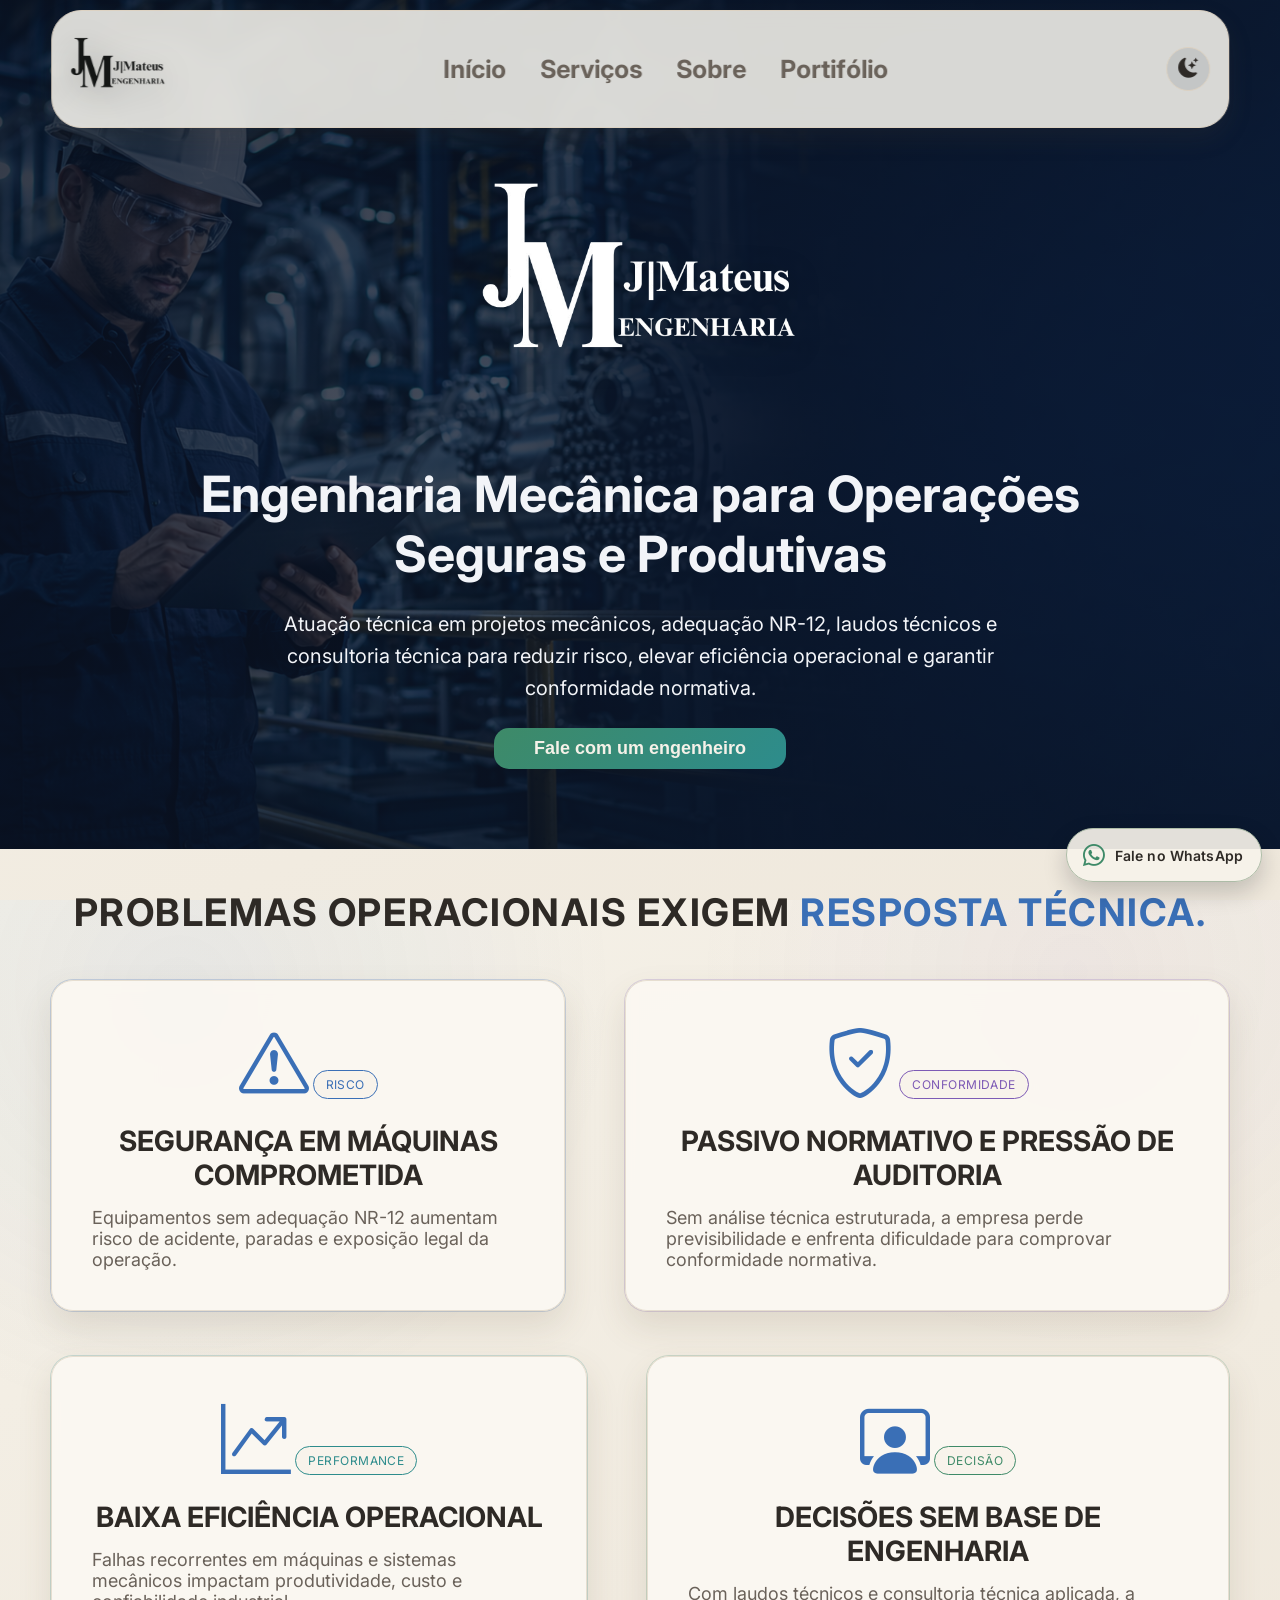
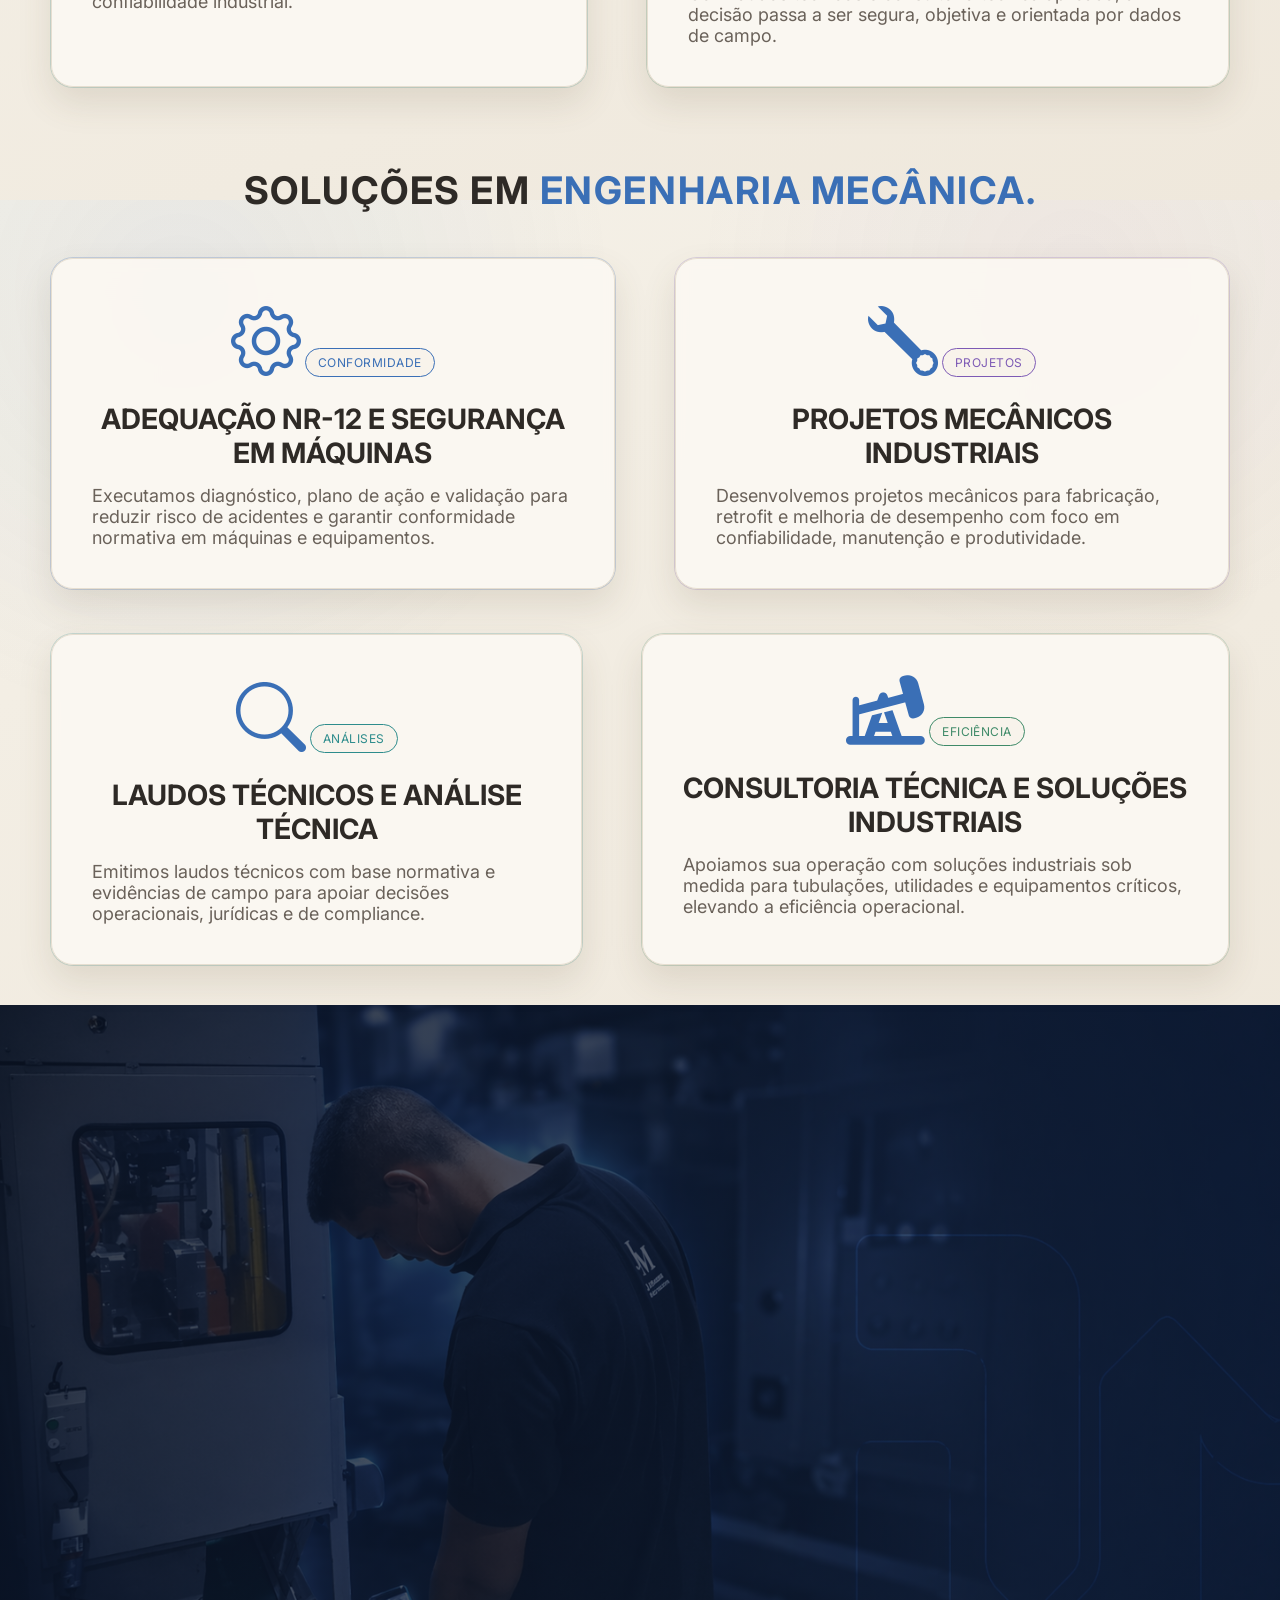
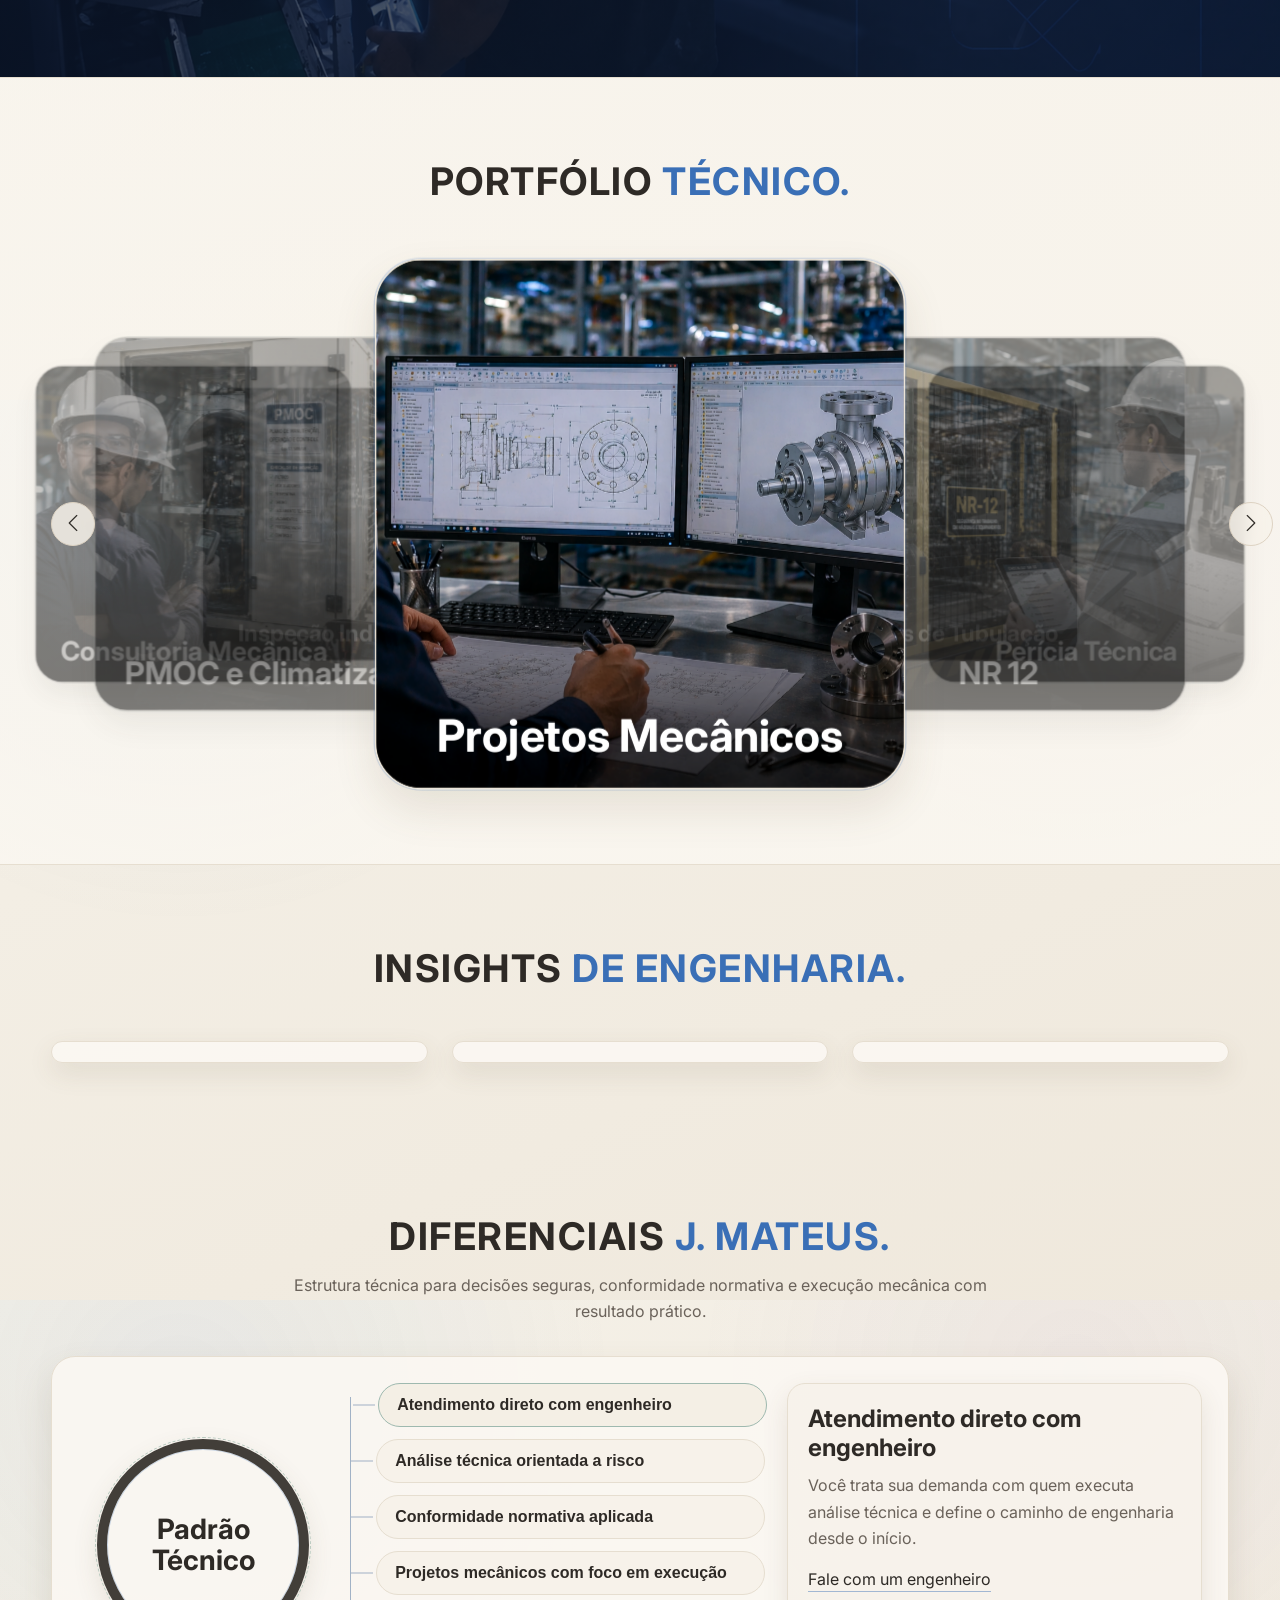
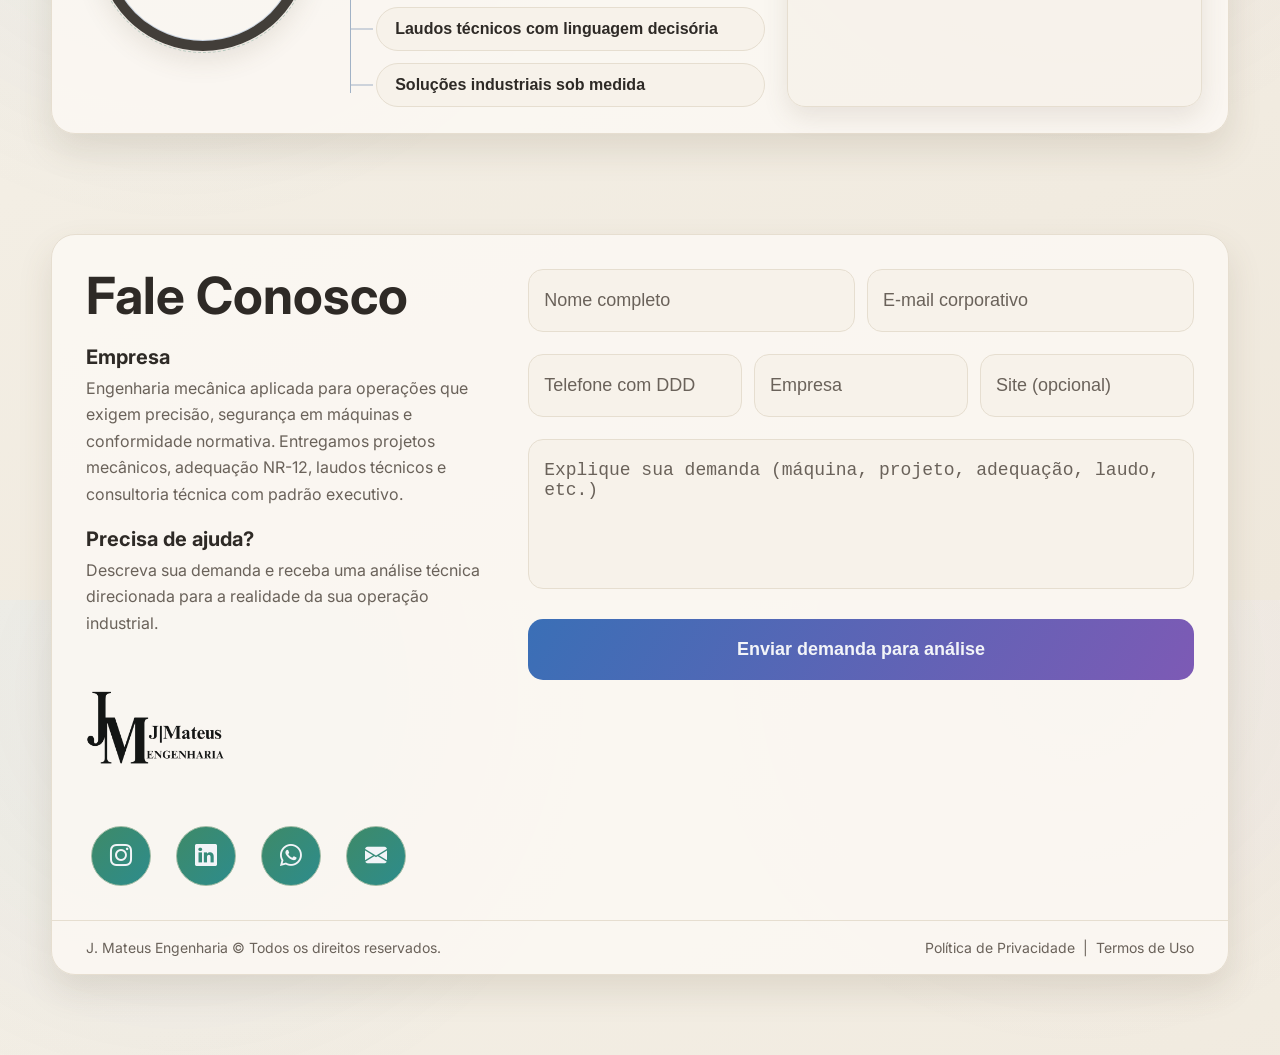
<file: index.html>
﻿<!DOCTYPE html>
<html lang="pt-br">
<head>
    <!-- Google tag (gtag.js) -->
<script async src="https://www.googletagmanager.com/gtag/js?id=G-8CVKGHR2E0"></script>
<script>
  window.dataLayer = window.dataLayer || [];
  function gtag(){dataLayer.push(arguments);}
  gtag('js', new Date());

  gtag('config', 'G-8CVKGHR2E0');
</script>
    
    <meta charset="UTF-8">
    <meta name="viewport" content="width=device-width, initial-scale=1.0">
    
    <!-- GOOGLE FONTS -->
    <link rel="preconnect" href="https://fonts.googleapis.com">
    <link rel="preconnect" href="https://fonts.gstatic.com" crossorigin>
    <link href="https://fonts.googleapis.com/css2?family=Inter:wght@300;400;500;600;700&display=swap" rel="stylesheet">

    <!-- FIM GOOGLE FONTS-->
    <link rel="shotcut icon" id="siteFavicon" href="images/LOGO-JMATEUS-ENGENHARIA-BRANCA.png">
    <!-- BOOTSTRAP ICONS-->
    <link rel="stylesheet" href="https://cdn.jsdelivr.net/npm/bootstrap-icons@1.11.3/font/bootstrap-icons.min.css">
    <!-- FIM BOOTSTRAP ICONS-->
    <!-- FONT AWESOME ICONS-->
    <!-- <link rel="stylesheet" href="https://cdnjs.cloudflare.com/ajax/libs/font-awesome/7.1.0/css/all.min.css"> -->
    <!-- <link rel="stylesheet" href="https://cdnjs.cloudflare.com/ajax/libs/font-awesome/7.0.1/css/all.min.css" integrity="sha512-2SwdPD6INVrV/lHTZbO2nodKhrnDdJK9/kg2XD1r9uGqPo1cUbujc+IYdlYdEErWNu69gVcYgdxlmVmzTWnetw==" crossorigin="anonymous" referrerpolicy="no-referrer" /> -->
                         <!-- https://fontawesome.com/icons/pipe-valve?f=classic&s=thin -->
    <link rel="stylesheet" href="https://cdnjs.cloudflare.com/ajax/libs/font-awesome/6.7.2/css/all.min.css" integrity="sha512-Evv84Mr4kqVGRNSgIGL/F/aIDqQb7xQ2vcrdIwxfjThSH8CSR7PBEakCr51Ck+w+/U6swU2Im1vVX0SVk9ABhg==" crossorigin="anonymous" referrerpolicy="no-referrer" />

    <!-- FIM FONT AWESOME ICONS-->




    <link rel="stylesheet" href="style.css">
    <title>J. Mateus Engenharia</title>
    <meta name="description" content="J. Mateus Engenharia entrega engenharia mecânica com foco em projetos mecânicos, adequação NR-12, laudos técnicos e consultoria técnica para soluções industriais seguras, eficientes e em conformidade normativa.">
    <meta name="robots" content="index, follow">
    <link rel="canonical" href="https://engenheirojulio.com.br/">
</head>
<body>

 <!-- Whatsapp flutuante-->
    <a href="https://wa.me/5584988782069?text=Olá, poderia me falar sobre projetos?" class="whatsapp-float" target="_blank" rel="noopener noreferrer" aria-label="Fale no WhatsApp com a J. Mateus Engenharia">
        <i class="bi bi-whatsapp" aria-hidden="true"></i>
        <span class="whatsapp-text">Fale no WhatsApp</span>
    </a>


 <!-- fim do Whatsapp flutuante-->

    <header>
        <div class="interface">
            <div class="logo">
                <a href="#">
                    <img src="images/logo_horizontal_bep-removebg-preview.png" data-logo data-dark="images/logo_horizontal_bep-removebg-preview.png" data-light="images/logo_horizontal_peb-removebg-preview.png" alt="Logo de J. Mateus Engenharia">
                </a>
    
            </div>
            <!-- <div class="logo-crea">
                <a href="#">
                    <img src="images/logocreabranca.png" alt="crea" width="150px">
                </a>
            </div> -->



            <nav class = "menu-desktop">
                <ul>
                    <li><a href="#INICIO">Início</a></li>
                    <li><a href="#SERVICOS">Serviços</a></li>
                    <li><a href="#SOBRE">Sobre</a></li>
                    <li><a href="#PORTIFOLIO">Portifólio</a></li>
                    

                </ul>


            </nav>
            <div class="header-actions">
                <button class="theme-toggle" id="themeToggle" aria-label="Alternar tema" aria-pressed="false">
                    <i class="bi bi-brightness-high-fill"></i>
                </button>
                <button class="mobile-menu-btn" id="mobileMenuBtn" aria-label="Abrir menu" aria-controls="mobileNav" aria-expanded="false">
                    <i class="bi bi-list"></i>
                </button>
            </div>


        </div><!--!interface-->
    </header>
    <div class="mobile-menu-overlay" id="mobileMenuOverlay"></div>
    <nav class="mobile-nav" id="mobileNav" aria-hidden="true">
        <button class="mobile-menu-close" id="mobileMenuClose" aria-label="Fechar menu">
            <i class="bi bi-x-lg"></i>
        </button>
        <ul>
            <li><a href="#INICIO">Início</a></li>
            <li><a href="#SERVICOS">Serviços</a></li>
            <li><a href="#SOBRE">Sobre</a></li>
            <li><a href="#PORTIFOLIO">Portifólio</a></li>
        </ul>
    </nav>


    <main>

        
        <section class="topo-do-site" id="INICIO">

            <div class="interface">
                <div class="hero-clean">
                    <img src="images/logo_horizontal_bep-removebg-preview.png" data-logo data-theme-fixed="true" data-dark="images/logo_horizontal_bep-removebg-preview.png" data-light="images/logo_horizontal_peb-removebg-preview.png" alt="Logo da J. Mateus Engenharia" class="hero-logo">
                    <h1>Engenharia Mecânica para Operações Seguras e Produtivas</h1>
                    <p class="hero-subtitle">Atuação técnica em projetos mecânicos, adequação NR-12, laudos técnicos e consultoria técnica para reduzir risco, elevar eficiência operacional e garantir conformidade normativa.</p>
                    <div class="btn-contato">
                        <a href="#CONTATO"><button type="button">Fale com um engenheiro</button></a>
                    </div>
                </div>


            </div><!-- interface-->
            
        </section> <!-- section topo do site-->

        <section class="especialidades" id="PROBLEMAS">
            <div class="interface">
                <h2 class="titulo">PROBLEMAS OPERACIONAIS EXIGEM <span>RESPOSTA TÉCNICA.</span></h2>
                <div class="flex">
                    <div class="especialidades-box">
                        <i class="bi bi-exclamation-triangle"></i>
                        <span class="service-badge badge-blue">Risco</span>
                        <h3>SEGURANÇA EM MÁQUINAS COMPROMETIDA</h3>
                        <p>Equipamentos sem adequação NR-12 aumentam risco de acidente, paradas e exposição legal da operação.</p>
                    </div>

                    <div class="especialidades-box">
                        <i class="bi bi-shield-check"></i>
                        <span class="service-badge badge-purple">Conformidade</span>
                        <h3>PASSIVO NORMATIVO E PRESSÃO DE AUDITORIA</h3>
                        <p>Sem análise técnica estruturada, a empresa perde previsibilidade e enfrenta dificuldade para comprovar conformidade normativa.</p>
                    </div>
                </div>

                <div class="flex">
                    <div class="especialidades-box">
                        <i class="bi bi-graph-up-arrow"></i>
                        <span class="service-badge badge-cyan">Performance</span>
                        <h3>BAIXA EFICIÊNCIA OPERACIONAL</h3>
                        <p>Falhas recorrentes em máquinas e sistemas mecânicos impactam produtividade, custo e confiabilidade industrial.</p>
                    </div>

                    <div class="especialidades-box">
                        <i class="bi bi-person-workspace"></i>
                        <span class="service-badge badge-green">Decisão</span>
                        <h3>DECISÕES SEM BASE DE ENGENHARIA</h3>
                        <p>Com laudos técnicos e consultoria técnica aplicada, a decisão passa a ser segura, objetiva e orientada por dados de campo.</p>
                    </div>
                </div>
            </div>
        </section>

        <section class="especialidades" id="SERVICOS">
            <div class="interface">
                <h2 class="titulo">SOLUÇÕES EM <span>ENGENHARIA MECÂNICA.</span></h2>
                <div class="flex">

                    <div class="especialidades-box">
                        <i class="bi bi-gear"></i>
                        <span class="service-badge badge-blue">Conformidade</span>
                        <h3>ADEQUAÇÃO NR-12 E SEGURANÇA EM MÁQUINAS</h3>
                        <p>Executamos diagnóstico, plano de ação e validação para reduzir risco de acidentes e garantir conformidade normativa em máquinas e equipamentos.</p>
                    </div><!--especialidades-box-->

                    
                    <!-- <div class="especialidades-box">
                        <i class="bi bi-exclamation-triangle"></i>
                        <h3>NR13</h3>
                        <p>Ofereço serviços para garantir que caldeiras, vasos de pressão e tubulações estejam em conformidade com as normas de segurança, prevenindo riscos e acidentes.</p>
                    </div>especialidades-box -->

                    <div class="especialidades-box">
                        <i class="bi bi-wrench"></i>
                        <span class="service-badge badge-purple">Projetos</span>
                        <h3>PROJETOS MECÂNICOS INDUSTRIAIS</h3>
                        <p>Desenvolvemos projetos mecânicos para fabricação, retrofit e melhoria de desempenho com foco em confiabilidade, manutenção e produtividade.</p>
                    </div><!--especialidades-box-->

                </div><!--flex-->


                <div class="flex">
                    <div class="especialidades-box">
                        <i class="bi bi-search"></i>
                        <span class="service-badge badge-cyan">Análises</span>
                        <h3>LAUDOS TÉCNICOS E ANÁLISE TÉCNICA</h3>
                        <p>Emitimos laudos técnicos com base normativa e evidências de campo para apoiar decisões operacionais, jurídicas e de compliance.</p>
                    </div><!--especialidades-box-->

                    <div class="especialidades-box">
                        <!-- <i class="fa-solid fa-pipe"></i> -->
                        <i class="fa-solid fa-oil-well"></i>
                        <span class="service-badge badge-green">Eficiência</span>
                        <h3>CONSULTORIA TÉCNICA E SOLUÇÕES INDUSTRIAIS</h3>
                        <p>Apoiamos sua operação com soluções industriais sob medida para tubulações, utilidades e equipamentos críticos, elevando a eficiência operacional.</p>
                    </div>

                </div><!--flex-->



 
            </div><!--interface-->
        </section><!--section especialidades-->

        <section class="sobre" id="SOBRE">
            <div class="interface">
                <div class="flex">
                    <div class="txt-sobre">
                        <h2 class="fade-in-up">AUTORIDADE TÉCNICA EM ENGENHARIA MECÂNICA</h2>
                        <P class="fade-in-up">A <span class="empresa">J. Mateus Engenharia</span> atua com método técnico, precisão de execução e leitura prática do chão de fábrica. Conduzimos projetos mecânicos, adequação NR-12, laudos técnicos e consultoria técnica com foco em segurança em máquinas, conformidade normativa e desempenho industrial. Cada entrega é construída para resolver problema real de operação, com rastreabilidade técnica e comunicação objetiva para decisão rápida.
                        </p>
                        <div class="btn-social fade-in-up">
                            <a href="https://www.instagram.com/jmateusengenharia/"><button><i class="bi bi-instagram"></i></button></a>
                            <a href="https://www.linkedin.com/company/j-mateus-engenharia/"><button><i class="bi bi-linkedin"></i></i></button></a>
                            <a href="https://wa.me/5584988782069"><button><i class="bi bi-whatsapp"></i></button></a>
                            <a href="mailto:contato@jmateusengenharia.com.br"><button><i class="bi bi-envelope-fill"></i></button></a>
                        </div>
                    </div><!--txt sobre-->

                </div><!-- flex -->
            </div><!-- interfacec -->
        </section><!-- sobre -->

        <section class="portifolio" id="PORTIFOLIO">
            <div class="interface">
                <h2 class="titulo">PORTFÓLIO <span>TÉCNICO.</span></h2>
                <div class="portfolio-selector" id="portfolioSelector" tabindex="0" aria-label="Carrossel de soluções industriais em destaque">
                    <button class="portfolio-control" type="button" data-dir="prev" aria-label="Serviço anterior">
                        <i class="bi bi-chevron-left"></i>
                    </button>
                    <div class="portfolio-track">
                        <article class="portfolio-card is-active" style="--card-image: url('images/servico-projetos-mecanicos-cad.png');">
                            <div class="portfolio-card-label">Projetos Mecânicos</div>
                        </article>
                        <article class="portfolio-card" style="--card-image: url('images/servico-nr12-seguranca-maquinas.png');">
                            <div class="portfolio-card-label">NR 12</div>
                        </article>
                        <article class="portfolio-card" style="--card-image: url('images/servico-laudos-tecnicos.png');">
                            <div class="portfolio-card-label">Perícia Técnica</div>
                        </article>
                        <article class="portfolio-card" style="--card-image: url('images/servico-instalacoes-mecanicas-tubulacoes.png');">
                            <div class="portfolio-card-label">Projetos de Tubulação</div>
                        </article>
                        <article class="portfolio-card" style="--card-image: url('images/servico-sistemas-termicos-industriais.png');">
                            <div class="portfolio-card-label">Inspeção Industrial</div>
                        </article>
                        <article class="portfolio-card" style="--card-image: url('images/servico-consultoria-mecanica.png');">
                            <div class="portfolio-card-label">Consultoria Mecânica</div>
                        </article>
                        <article class="portfolio-card" style="--card-image: url('images/servico-pmoc-climatizacao.png');">
                            <div class="portfolio-card-label">PMOC e Climatização</div>
                        </article>
                    </div>
                    <button class="portfolio-control" type="button" data-dir="next" aria-label="Próximo serviço">
                        <i class="bi bi-chevron-right"></i>
                    </button>
                </div>

            </div><!--interface-->
        </section><!--portifolio-->

        <section class="instagram-preview" id="INSTAGRAM">
            <div class="interface">
                <h2 class="titulo">INSIGHTS <span>DE ENGENHARIA.</span></h2>
                <div class="instagram-embeds">
                    <div class="instagram-embed-item">
                        <blockquote class="instagram-media" data-instgrm-permalink="https://www.instagram.com/p/DP9mNCOD5l8/" data-instgrm-version="14"></blockquote>
                    </div>
                    <div class="instagram-embed-item">
                        <blockquote class="instagram-media" data-instgrm-permalink="https://www.instagram.com/p/DP9mNCOD5l8/" data-instgrm-version="14"></blockquote>
                    </div>
                    <div class="instagram-embed-item">
                        <blockquote class="instagram-media" data-instgrm-permalink="https://www.instagram.com/p/DP9mNCOD5l8/" data-instgrm-version="14"></blockquote>
                    </div>
                </div>
            </div>
        </section>

        <section class="atuacao-tecnica" id="ATUACAO">
            <div class="interface">
                <h2 class="titulo">DIFERENCIAIS <span>J. MATEUS.</span></h2>
                <p class="atuacao-subtitulo">Estrutura técnica para decisões seguras, conformidade normativa e execução mecânica com resultado prático.</p>

                <div class="atuacao-wrap">
                    <div class="atuacao-core" aria-hidden="true">
                        <div class="atuacao-core-ring">
                            <span>Padrão<br>Técnico</span>
                        </div>
                    </div>

                    <div class="atuacao-lista" role="listbox" aria-label="Diferenciais técnicos">
                        <button class="atuacao-item is-active" type="button"
                            data-titulo="Atendimento direto com engenheiro"
                            data-texto="Você trata sua demanda com quem executa análise técnica e define o caminho de engenharia desde o início."
                            data-link="#CONTATO">
                            Atendimento direto com engenheiro
                        </button>
                        <button class="atuacao-item" type="button"
                            data-titulo="Análise técnica orientada a risco"
                            data-texto="Priorizamos criticidade operacional para atuar primeiro no que mais impacta segurança em máquinas e continuidade da produção."
                            data-link="#CONTATO">
                            Análise técnica orientada a risco
                        </button>
                        <button class="atuacao-item" type="button"
                            data-titulo="Conformidade normativa aplicada"
                            data-texto="Adequação NR-12 e laudos técnicos conduzidos para atender requisito legal com viabilidade real de execução."
                            data-link="#CONTATO">
                            Conformidade normativa aplicada
                        </button>
                        <button class="atuacao-item" type="button"
                            data-titulo="Projetos mecânicos com foco em execução"
                            data-texto="Projetos mecânicos pensados para fabricação, montagem e manutenção, reduzindo retrabalho e incerteza de campo."
                            data-link="#CONTATO">
                            Projetos mecânicos com foco em execução
                        </button>
                        <button class="atuacao-item" type="button"
                            data-titulo="Laudos técnicos com linguagem decisória"
                            data-texto="Documentos técnicos claros, defensáveis e objetivos para sustentar decisões de gestão, auditoria e conformidade."
                            data-link="#CONTATO">
                            Laudos técnicos com linguagem decisória
                        </button>
                        <button class="atuacao-item" type="button"
                            data-titulo="Soluções industriais sob medida"
                            data-texto="Consultoria técnica para adaptar cada solução ao contexto operacional da sua planta, sem resposta genérica."
                            data-link="#CONTATO">
                            Soluções industriais sob medida
                        </button>
                    </div>

                    <article class="atuacao-descricao" id="atuacaoDescricao" aria-live="polite">
                        <h3 id="atuacaoTitulo">Atendimento direto com engenheiro</h3>
                        <p id="atuacaoTexto">Você trata sua demanda com quem executa análise técnica e define o caminho de engenharia desde o início.</p>
                        <a id="atuacaoLink" href="#CONTATO">Fale com um engenheiro</a>
                    </article>
                </div>
            </div>
        </section>


        <section class="contato-final" id="CONTATO">
            <div class="interface">
                <div class="contato-card">
                    <div class="contato-grid">
                        <aside class="contato-info">
                            <h2>Fale Conosco</h2>

                            <div class="contato-bloco">
                                <h3>Empresa</h3>
                                <p>Engenharia mecânica aplicada para operações que exigem precisão, segurança em máquinas e conformidade normativa. Entregamos projetos mecânicos, adequação NR-12, laudos técnicos e consultoria técnica com padrão executivo.</p>
                            </div>

                            <div class="contato-bloco">
                                <h3>Precisa de ajuda?</h3>
                                <p>Descreva sua demanda e receba uma análise técnica direcionada para a realidade da sua operação industrial.</p>
                            </div>

                            <div class="contato-logo">
                                <img src="images/logo_horizontal_bep-removebg-preview.png" data-logo data-dark="images/logo_horizontal_bep-removebg-preview.png" data-light="images/logo_horizontal_peb-removebg-preview.png" alt="Logo J. Mateus Engenharia" width="140">
                            </div>

                            <div class="btn-social contato-social">
                                <a href="https://www.instagram.com/jmateusengenharia/" aria-label="Instagram"><button type="button"><i class="bi bi-instagram"></i></button></a>
                                <a href="https://www.linkedin.com/company/j-mateus-engenharia/" aria-label="LinkedIn"><button type="button"><i class="bi bi-linkedin"></i></button></a>
                                <a href="https://wa.me/5584988782069?text=Olá, poderia me falar sobre projetos?" aria-label="WhatsApp"><button type="button"><i class="bi bi-whatsapp"></i></button></a>
                                <a href="mailto:contato@jmateusengenharia.com.br" aria-label="E-mail"><button type="button"><i class="bi bi-envelope-fill"></i></button></a>
                            </div>
                        </aside>

                        <div class="contato-form-wrap">
                            <form action="https://formsubmit.co/juliodev555@gmail.com" method="POST" class="contato-form">
                                <div class="contato-row contato-row-2">
                                    <input type="text" name="nome" placeholder="Nome completo" required>
                                    <input type="email" name="email" placeholder="E-mail corporativo" required>
                                </div>

                                <div class="contato-row contato-row-3">
                                    <input type="text" name="telefone" placeholder="Telefone com DDD">
                                    <input type="text" name="empresa" placeholder="Empresa">
                                    <input type="url" name="site" placeholder="Site (opcional)">
                                </div>

                                <div class="contato-row">
                                    <textarea name="mensagem" placeholder="Explique sua demanda (máquina, projeto, adequação, laudo, etc.)" required></textarea>
                                </div>

                                <div class="btn-enviar contato-submit">
                                    <input type="submit" value="Enviar demanda para análise">
                                </div>
                            </form>
                        </div>
                    </div>

                    <div class="contato-bottom">
                        <p>J. Mateus Engenharia © Todos os direitos reservados.</p>
                        <div class="contato-links">
                            <a href="/politica-de-privacidade/">Política de Privacidade</a>
                            <span>|</span>
                            <a href="/termos-de-uso/">Termos de Uso</a>
                        </div>
                    </div>
                </div>
            </div>
        </section>
    </main>
    <script>
        (function () {
            if (!document.querySelector(".instagram-media")) return;
            const scriptId = "instagram-embed-script";
            if (document.getElementById(scriptId)) return;

            const script = document.createElement("script");
            script.id = scriptId;
            script.async = true;
            script.src = "https://www.instagram.com/embed.js";
            document.body.appendChild(script);
        })();
    </script>
    <script>
        (function () {
            const storageKey = "jm_theme";
            const themeToggle = document.getElementById("themeToggle");
            const prefersDark = window.matchMedia("(prefers-color-scheme: dark)");
            const themedLogos = document.querySelectorAll("[data-logo]");
            const siteFavicon = document.getElementById("siteFavicon");

            function applyTheme(theme) {
                const isLight = theme === "light";
                document.body.classList.toggle("theme-light", isLight);
                document.body.classList.toggle("theme-dark", !isLight);

                themedLogos.forEach((logo) => {
                    if (logo.hasAttribute("data-theme-fixed")) return;
                    const darkSrc = logo.getAttribute("data-dark");
                    const lightSrc = logo.getAttribute("data-light");
                    logo.src = isLight ? (lightSrc || darkSrc) : darkSrc;
                });

                if (siteFavicon) {
                    siteFavicon.href = isLight
                        ? "images/LOGOS-JMATEUS-ENGENHARIA_PRETA.png"
                        : "images/LOGO-JMATEUS-ENGENHARIA-BRANCA.png";
                }

                if (themeToggle) {
                    themeToggle.setAttribute("aria-pressed", isLight ? "true" : "false");
                    themeToggle.setAttribute("title", isLight ? "Ativar modo noturno" : "Ativar modo diurno");
                    themeToggle.innerHTML = isLight
                        ? '<i class="bi bi-moon-stars-fill"></i>'
                        : '<i class="bi bi-brightness-high-fill"></i>';
                }
            }

            const savedTheme = localStorage.getItem(storageKey);
            if (savedTheme === "light" || savedTheme === "dark") {
                applyTheme(savedTheme);
            } else {
                applyTheme(prefersDark.matches ? "dark" : "light");
            }

            if (themeToggle) {
                themeToggle.addEventListener("click", () => {
                    const nextTheme = document.body.classList.contains("theme-light") ? "dark" : "light";
                    applyTheme(nextTheme);
                    localStorage.setItem(storageKey, nextTheme);
                });
            }

            prefersDark.addEventListener("change", (event) => {
                if (localStorage.getItem(storageKey)) return;
                applyTheme(event.matches ? "dark" : "light");
            });
        })();
    </script>
    <script>
        (function () {
            const mobileMenuBtn = document.getElementById("mobileMenuBtn");
            const mobileMenuClose = document.getElementById("mobileMenuClose");
            const mobileNav = document.getElementById("mobileNav");
            const mobileOverlay = document.getElementById("mobileMenuOverlay");
            const mobileLinks = mobileNav.querySelectorAll("a");

            function openMenu() {
                mobileNav.classList.add("is-open");
                mobileOverlay.classList.add("is-open");
                mobileMenuBtn.setAttribute("aria-expanded", "true");
                mobileNav.setAttribute("aria-hidden", "false");
                document.body.style.overflow = "hidden";
            }

            function closeMenu() {
                mobileNav.classList.remove("is-open");
                mobileOverlay.classList.remove("is-open");
                mobileMenuBtn.setAttribute("aria-expanded", "false");
                mobileNav.setAttribute("aria-hidden", "true");
                document.body.style.overflow = "";
            }

            mobileMenuBtn.addEventListener("click", openMenu);
            mobileMenuClose.addEventListener("click", closeMenu);
            mobileOverlay.addEventListener("click", closeMenu);
            mobileLinks.forEach((link) => link.addEventListener("click", closeMenu));

            window.addEventListener("keydown", (event) => {
                if (event.key === "Escape") {
                    closeMenu();
                }
            });

            window.addEventListener("resize", () => {
                if (window.innerWidth > 1020) {
                    closeMenu();
                }
            });
        })();
    </script>
    <script>
        (function () {
            const aboutSection = document.getElementById("SOBRE");
            if (!aboutSection) return;

            const animatedItems = aboutSection.querySelectorAll(".fade-in-up");
            if (!animatedItems.length) return;

            if (window.matchMedia("(prefers-reduced-motion: reduce)").matches) {
                animatedItems.forEach((item) => item.classList.add("is-visible"));
                return;
            }

            let hasUserScrolled = false;
            let isSectionPending = false;

            function revealAboutText() {
                animatedItems.forEach((item) => item.classList.add("is-visible"));
            }

            function resetAboutText() {
                animatedItems.forEach((item) => item.classList.remove("is-visible"));
            }

            function handleFirstScroll() {
                hasUserScrolled = true;
                if (isSectionPending) {
                    revealAboutText();
                }
                window.removeEventListener("scroll", handleFirstScroll);
            }

            const observer = new IntersectionObserver((entries, currentObserver) => {
                entries.forEach((entry) => {
                    if (!entry.isIntersecting) {
                        isSectionPending = false;
                        resetAboutText();
                        return;
                    }
                    if (!hasUserScrolled) {
                        isSectionPending = true;
                        return;
                    }
                    revealAboutText();
                });
            }, { threshold: 0.28 });

            observer.observe(aboutSection);
            window.addEventListener("scroll", handleFirstScroll, { passive: true });
        })();
    </script>
    <script>
        (function () {
            const selector = document.getElementById("portfolioSelector");
            if (!selector) return;

            const track = selector.querySelector(".portfolio-track");
            const cards = Array.from(selector.querySelectorAll(".portfolio-card"));
            const prevButton = selector.querySelector('[data-dir="prev"]');
            const nextButton = selector.querySelector('[data-dir="next"]');
            const totalCards = cards.length;
            let activeIndex = 0;
            let startX = 0;
            let endX = 0;
            const showcaseDelay = 3200;
            const ringSpan = 300;
            const step = ringSpan / totalCards;
            const orbitX = 440;
            const orbitZ = 340;
            let showcaseTimer = null;
            let resumeTimer = null;

            if (totalCards < 2) return;

            function render() {
                cards.forEach((card, index) => {
                    let relative = index - activeIndex;
                    if (relative > totalCards / 2) relative -= totalCards;
                    if (relative < -totalCards / 2) relative += totalCards;
                    const angleDeg = relative * step;
                    const angleRad = (angleDeg * Math.PI) / 180;
                    const tx = Math.sin(angleRad) * orbitX;
                    const tz = Math.cos(angleRad) * orbitZ;

                    card.style.setProperty("--tx", `${tx}px`);
                    card.style.setProperty("--tz", `${tz}px`);
                    const isActive = index === activeIndex;
                    card.classList.toggle("is-active", isActive);
                    card.setAttribute("aria-hidden", isActive ? "false" : "true");
                    card.style.zIndex = `${Math.round(2000 + tz)}`;
                });
            }

            function move(direction) {
                activeIndex = (activeIndex + direction + totalCards) % totalCards;
                render();
            }

            function stopShowcase() {
                if (showcaseTimer) {
                    clearInterval(showcaseTimer);
                    showcaseTimer = null;
                }
            }

            function startShowcase() {
                stopShowcase();
                showcaseTimer = setInterval(() => move(1), showcaseDelay);
            }

            function scheduleResume(delay = 3500) {
                clearTimeout(resumeTimer);
                resumeTimer = setTimeout(() => startShowcase(), delay);
            }

            prevButton.addEventListener("click", () => {
                stopShowcase();
                move(-1);
                scheduleResume();
            });

            nextButton.addEventListener("click", () => {
                stopShowcase();
                move(1);
                scheduleResume();
            });

            selector.addEventListener("keydown", (event) => {
                if (event.key === "ArrowLeft") {
                    stopShowcase();
                    move(-1);
                    scheduleResume();
                }
                if (event.key === "ArrowRight") {
                    stopShowcase();
                    move(1);
                    scheduleResume();
                }
            });

            selector.addEventListener("touchstart", (event) => {
                stopShowcase();
                startX = event.changedTouches[0].clientX;
            });

            selector.addEventListener("touchend", (event) => {
                endX = event.changedTouches[0].clientX;
                const delta = endX - startX;
                if (Math.abs(delta) < 40) {
                    scheduleResume();
                    return;
                }
                if (delta > 0) move(-1);
                if (delta < 0) move(1);
                scheduleResume(4500);
            });

            selector.addEventListener("mouseenter", stopShowcase);
            selector.addEventListener("mouseleave", () => startShowcase());
            selector.addEventListener("focusin", stopShowcase);
            selector.addEventListener("focusout", () => scheduleResume(1200));

            document.addEventListener("visibilitychange", () => {
                if (document.hidden) {
                    stopShowcase();
                } else {
                    startShowcase();
                }
            });

            render();
            startShowcase();
        })();
    </script>
    <script>
        (function () {
            const section = document.getElementById("ATUACAO");
            if (!section) return;

            const items = Array.from(section.querySelectorAll(".atuacao-item"));
            const title = document.getElementById("atuacaoTitulo");
            const text = document.getElementById("atuacaoTexto");
            const link = document.getElementById("atuacaoLink");

            if (!items.length || !title || !text || !link) return;

            function setActive(item) {
                items.forEach((button) => button.classList.remove("is-active"));
                item.classList.add("is-active");

                title.textContent = item.dataset.titulo || "";
                text.textContent = item.dataset.texto || "";
                link.href = item.dataset.link || "#";
            }

            items.forEach((item) => {
                item.addEventListener("mouseenter", () => setActive(item));
                item.addEventListener("focus", () => setActive(item));
                item.addEventListener("click", () => setActive(item));
            });
        })();
    </script>
</body>
</html>
</file>
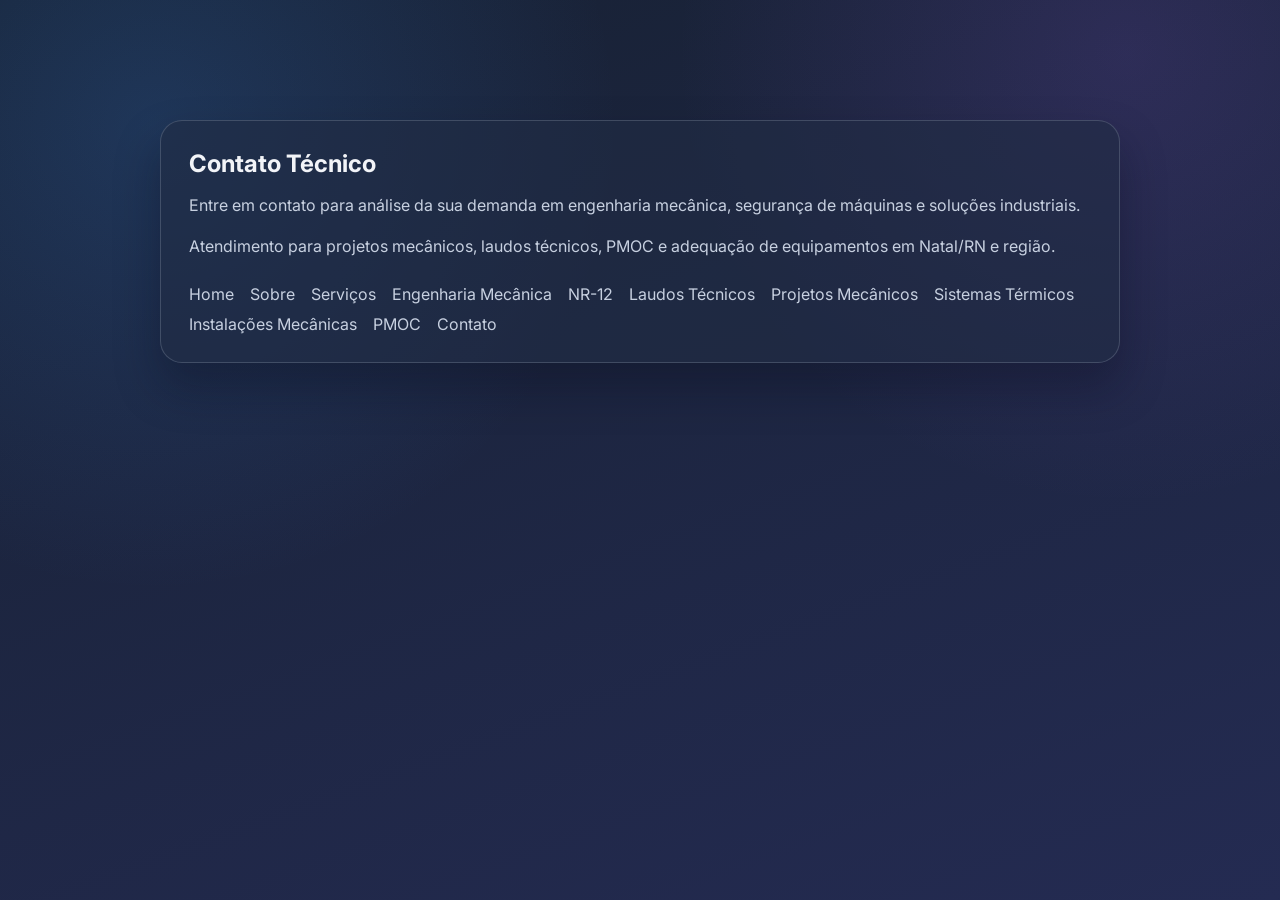
<file: contato/index.html>
﻿<!DOCTYPE html>
<html lang="pt-br">
<head>
    <meta charset="UTF-8">
    <meta name="viewport" content="width=device-width, initial-scale=1.0">
    <link rel="preconnect" href="https://fonts.googleapis.com">
    <link rel="preconnect" href="https://fonts.gstatic.com" crossorigin>
    <link href="https://fonts.googleapis.com/css2?family=Inter:wght@300;400;500;600;700&display=swap" rel="stylesheet">
    <link rel="stylesheet" href="/style.css">
    <title>Contato | Engenharia Mecânica em Natal/RN | J. Mateus Engenharia</title>
    <meta name="description" content="Fale com um engenheiro mecânico para projetos, laudos técnicos, NR-12, PMOC, sistemas térmicos e adequação de máquinas.">
    <meta name="robots" content="index, follow">
    <link rel="canonical" href="https://engenheirojulio.com.br/contato/">
    <style>
        .seo-page-shell { min-height: 100vh; padding: 120px 4% 80px; }
        .seo-card { max-width: 960px; margin: 0 auto; background: var(--surface-1); border: 1px solid var(--border-soft); border-radius: 22px; box-shadow: var(--shadow-card); padding: 28px; }
        .seo-page-shell p { color: var(--text-soft); line-height: 1.7; margin-top: 14px; }
        .seo-nav { display: flex; flex-wrap: wrap; gap: 10px 16px; margin-top: 24px; }
        .seo-nav a { color: var(--text-soft); text-decoration: none; }
        .seo-nav a:hover { color: var(--text-primary); }
    </style>
</head>
<body>
    <main class="seo-page-shell">
        <article class="seo-card">
            <h1>Contato Técnico</h1>
            <p>Entre em contato para análise da sua demanda em engenharia mecânica, segurança de máquinas e soluções industriais.</p>
            <p>Atendimento para projetos mecânicos, laudos técnicos, PMOC e adequação de equipamentos em Natal/RN e região.</p>
            <nav class="seo-nav" aria-label="Navegação de serviços">
                <a href="/">Home</a>
                <a href="/sobre/">Sobre</a>
                <a href="/servicos/">Serviços</a>
                <a href="/engenharia-mecanica/">Engenharia Mecânica</a>
                <a href="/nr-12/">NR-12</a>
                <a href="/laudos-tecnicos/">Laudos Técnicos</a>
                <a href="/projetos-mecanicos/">Projetos Mecânicos</a>
                <a href="/sistemas-termicos/">Sistemas Térmicos</a>
                <a href="/instalacoes-mecanicas-industriais/">Instalações Mecânicas</a>
                <a href="/pmoc/">PMOC</a>
                <a href="/contato/">Contato</a>
            </nav>
        </article>
    </main>
</body>
</html>
</file>
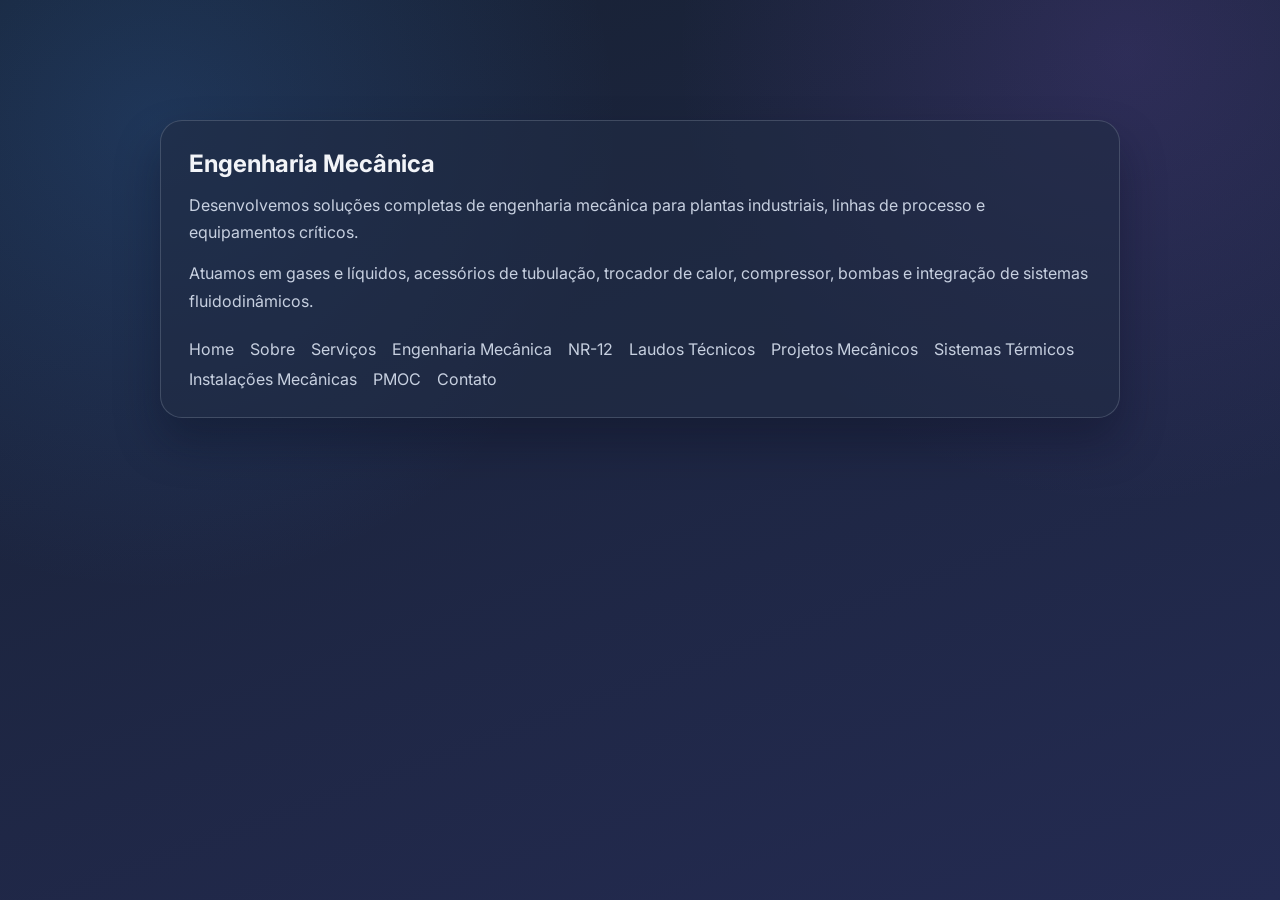
<file: engenharia-mecanica/index.html>
﻿<!DOCTYPE html>
<html lang="pt-br">
<head>
    <meta charset="UTF-8">
    <meta name="viewport" content="width=device-width, initial-scale=1.0">
    <link rel="preconnect" href="https://fonts.googleapis.com">
    <link rel="preconnect" href="https://fonts.gstatic.com" crossorigin>
    <link href="https://fonts.googleapis.com/css2?family=Inter:wght@300;400;500;600;700&display=swap" rel="stylesheet">
    <link rel="stylesheet" href="/style.css">
    <title>Engenharia Mecânica para Indústria e Processos | J. Mateus Engenharia</title>
    <meta name="description" content="Engenharia mecânica para indústria com foco em processos mecânicos de fabricação, sistemas térmicos, equipamentos industriais, tubulações e confiabilidade operacional.">
    <meta name="robots" content="index, follow">
    <link rel="canonical" href="https://engenheirojulio.com.br/engenharia-mecanica/">
    <style>
        .seo-page-shell { min-height: 100vh; padding: 120px 4% 80px; }
        .seo-card { max-width: 960px; margin: 0 auto; background: var(--surface-1); border: 1px solid var(--border-soft); border-radius: 22px; box-shadow: var(--shadow-card); padding: 28px; }
        .seo-page-shell p { color: var(--text-soft); line-height: 1.7; margin-top: 14px; }
        .seo-nav { display: flex; flex-wrap: wrap; gap: 10px 16px; margin-top: 24px; }
        .seo-nav a { color: var(--text-soft); text-decoration: none; }
        .seo-nav a:hover { color: var(--text-primary); }
    </style>
</head>
<body>
    <main class="seo-page-shell">
        <article class="seo-card">
            <h1>Engenharia Mecânica</h1>
            <p>Desenvolvemos soluções completas de engenharia mecânica para plantas industriais, linhas de processo e equipamentos críticos.</p>
            <p>Atuamos em gases e líquidos, acessórios de tubulação, trocador de calor, compressor, bombas e integração de sistemas fluidodinâmicos.</p>
            <nav class="seo-nav" aria-label="Navegação de serviços">
                <a href="/">Home</a>
                <a href="/sobre/">Sobre</a>
                <a href="/servicos/">Serviços</a>
                <a href="/engenharia-mecanica/">Engenharia Mecânica</a>
                <a href="/nr-12/">NR-12</a>
                <a href="/laudos-tecnicos/">Laudos Técnicos</a>
                <a href="/projetos-mecanicos/">Projetos Mecânicos</a>
                <a href="/sistemas-termicos/">Sistemas Térmicos</a>
                <a href="/instalacoes-mecanicas-industriais/">Instalações Mecânicas</a>
                <a href="/pmoc/">PMOC</a>
                <a href="/contato/">Contato</a>
            </nav>
        </article>
    </main>
</body>
</html>
</file>
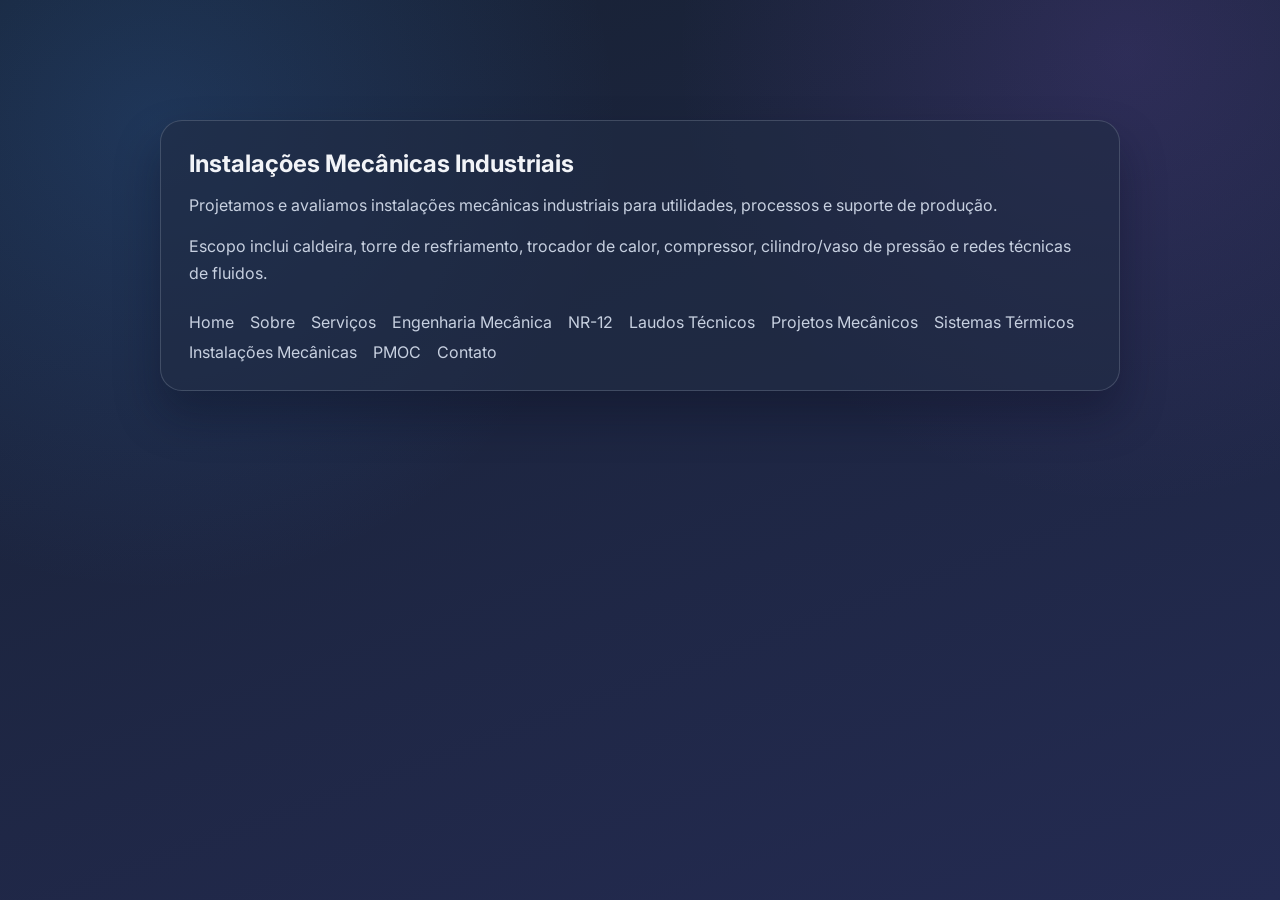
<file: instalacoes-mecanicas-industriais/index.html>
﻿<!DOCTYPE html>
<html lang="pt-br">
<head>
    <meta charset="UTF-8">
    <meta name="viewport" content="width=device-width, initial-scale=1.0">
    <link rel="preconnect" href="https://fonts.googleapis.com">
    <link rel="preconnect" href="https://fonts.gstatic.com" crossorigin>
    <link href="https://fonts.googleapis.com/css2?family=Inter:wght@300;400;500;600;700&display=swap" rel="stylesheet">
    <link rel="stylesheet" href="/style.css">
    <title>Instalações Mecânicas Industriais e Utilidades | J. Mateus Engenharia</title>
    <meta name="description" content="Instalações mecânicas industriais para redes de gases e líquidos, bombas, compressores, caldeiras, torres de resfriamento e trocadores de calor.">
    <meta name="robots" content="index, follow">
    <link rel="canonical" href="https://engenheirojulio.com.br/instalacoes-mecanicas-industriais/">
    <style>
        .seo-page-shell { min-height: 100vh; padding: 120px 4% 80px; }
        .seo-card { max-width: 960px; margin: 0 auto; background: var(--surface-1); border: 1px solid var(--border-soft); border-radius: 22px; box-shadow: var(--shadow-card); padding: 28px; }
        .seo-page-shell p { color: var(--text-soft); line-height: 1.7; margin-top: 14px; }
        .seo-nav { display: flex; flex-wrap: wrap; gap: 10px 16px; margin-top: 24px; }
        .seo-nav a { color: var(--text-soft); text-decoration: none; }
        .seo-nav a:hover { color: var(--text-primary); }
    </style>
</head>
<body>
    <main class="seo-page-shell">
        <article class="seo-card">
            <h1>Instalações Mecânicas Industriais</h1>
            <p>Projetamos e avaliamos instalações mecânicas industriais para utilidades, processos e suporte de produção.</p>
            <p>Escopo inclui caldeira, torre de resfriamento, trocador de calor, compressor, cilindro/vaso de pressão e redes técnicas de fluidos.</p>
            <nav class="seo-nav" aria-label="Navegação de serviços">
                <a href="/">Home</a>
                <a href="/sobre/">Sobre</a>
                <a href="/servicos/">Serviços</a>
                <a href="/engenharia-mecanica/">Engenharia Mecânica</a>
                <a href="/nr-12/">NR-12</a>
                <a href="/laudos-tecnicos/">Laudos Técnicos</a>
                <a href="/projetos-mecanicos/">Projetos Mecânicos</a>
                <a href="/sistemas-termicos/">Sistemas Térmicos</a>
                <a href="/instalacoes-mecanicas-industriais/">Instalações Mecânicas</a>
                <a href="/pmoc/">PMOC</a>
                <a href="/contato/">Contato</a>
            </nav>
        </article>
    </main>
</body>
</html>
</file>
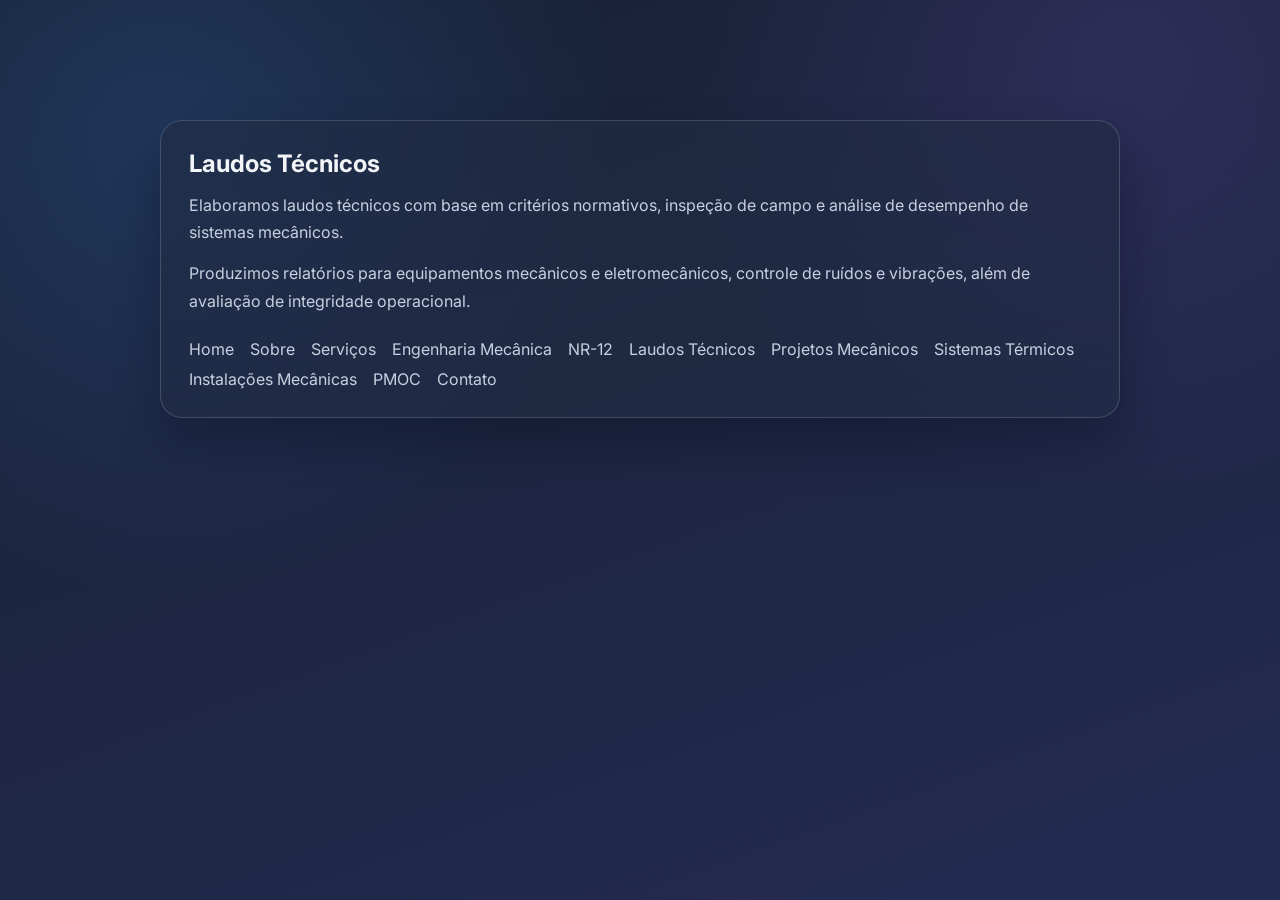
<file: laudos-tecnicos/index.html>
﻿<!DOCTYPE html>
<html lang="pt-br">
<head>
    <meta charset="UTF-8">
    <meta name="viewport" content="width=device-width, initial-scale=1.0">
    <link rel="preconnect" href="https://fonts.googleapis.com">
    <link rel="preconnect" href="https://fonts.gstatic.com" crossorigin>
    <link href="https://fonts.googleapis.com/css2?family=Inter:wght@300;400;500;600;700&display=swap" rel="stylesheet">
    <link rel="stylesheet" href="/style.css">
    <title>Laudos Técnicos de Engenharia Mecânica | J. Mateus Engenharia</title>
    <meta name="description" content="Laudos técnicos de engenharia mecânica para máquinas, vasos de pressão, sistemas térmicos, vibração, ruído e conformidade industrial.">
    <meta name="robots" content="index, follow">
    <link rel="canonical" href="https://engenheirojulio.com.br/laudos-tecnicos/">
    <style>
        .seo-page-shell { min-height: 100vh; padding: 120px 4% 80px; }
        .seo-card { max-width: 960px; margin: 0 auto; background: var(--surface-1); border: 1px solid var(--border-soft); border-radius: 22px; box-shadow: var(--shadow-card); padding: 28px; }
        .seo-page-shell p { color: var(--text-soft); line-height: 1.7; margin-top: 14px; }
        .seo-nav { display: flex; flex-wrap: wrap; gap: 10px 16px; margin-top: 24px; }
        .seo-nav a { color: var(--text-soft); text-decoration: none; }
        .seo-nav a:hover { color: var(--text-primary); }
    </style>
</head>
<body>
    <main class="seo-page-shell">
        <article class="seo-card">
            <h1>Laudos Técnicos</h1>
            <p>Elaboramos laudos técnicos com base em critérios normativos, inspeção de campo e análise de desempenho de sistemas mecânicos.</p>
            <p>Produzimos relatórios para equipamentos mecânicos e eletromecânicos, controle de ruídos e vibrações, além de avaliação de integridade operacional.</p>
            <nav class="seo-nav" aria-label="Navegação de serviços">
                <a href="/">Home</a>
                <a href="/sobre/">Sobre</a>
                <a href="/servicos/">Serviços</a>
                <a href="/engenharia-mecanica/">Engenharia Mecânica</a>
                <a href="/nr-12/">NR-12</a>
                <a href="/laudos-tecnicos/">Laudos Técnicos</a>
                <a href="/projetos-mecanicos/">Projetos Mecânicos</a>
                <a href="/sistemas-termicos/">Sistemas Térmicos</a>
                <a href="/instalacoes-mecanicas-industriais/">Instalações Mecânicas</a>
                <a href="/pmoc/">PMOC</a>
                <a href="/contato/">Contato</a>
            </nav>
        </article>
    </main>
</body>
</html>
</file>
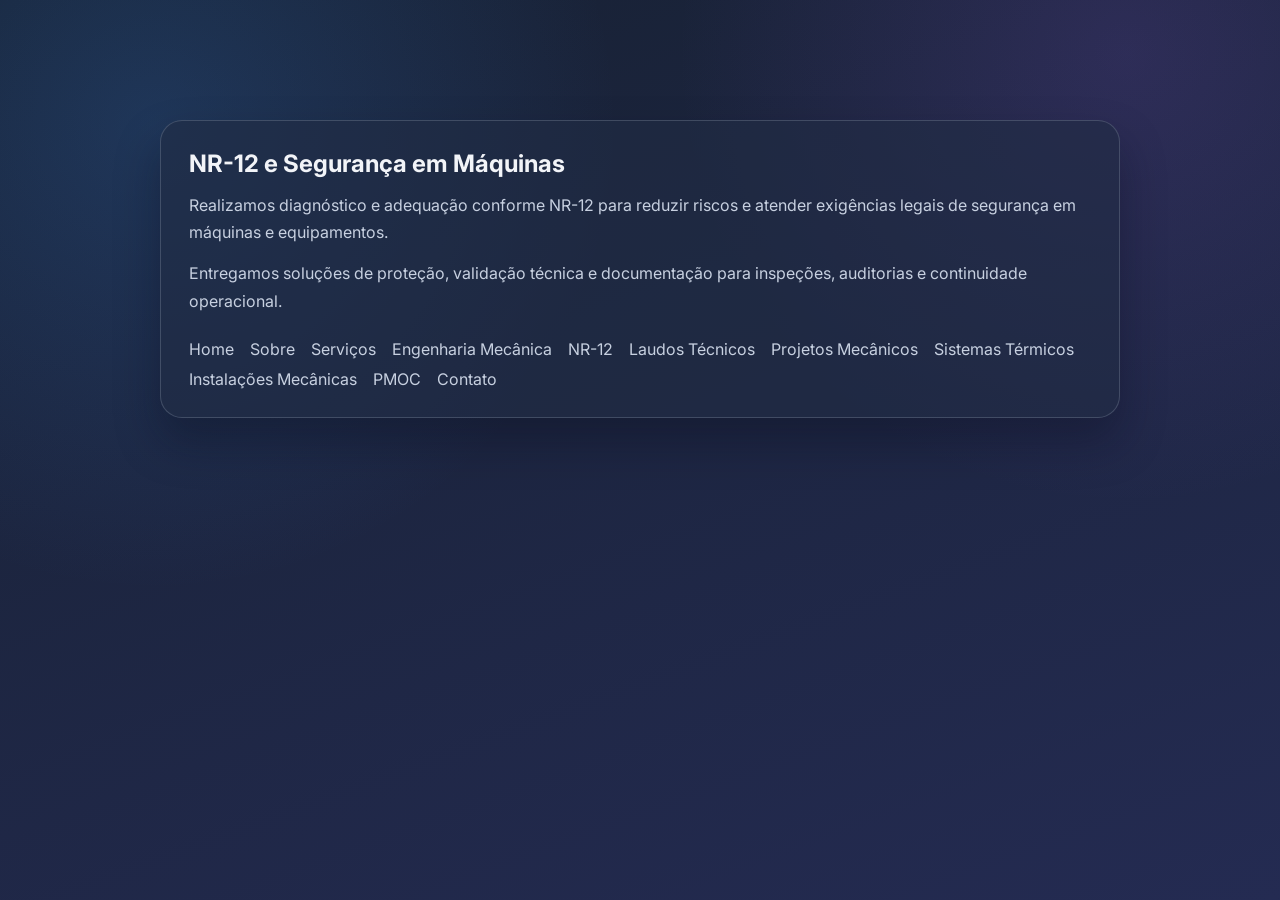
<file: nr-12/index.html>
﻿<!DOCTYPE html>
<html lang="pt-br">
<head>
    <meta charset="UTF-8">
    <meta name="viewport" content="width=device-width, initial-scale=1.0">
    <link rel="preconnect" href="https://fonts.googleapis.com">
    <link rel="preconnect" href="https://fonts.gstatic.com" crossorigin>
    <link href="https://fonts.googleapis.com/css2?family=Inter:wght@300;400;500;600;700&display=swap" rel="stylesheet">
    <link rel="stylesheet" href="/style.css">
    <title>NR-12 e Segurança em Máquinas e Equipamentos | J. Mateus Engenharia</title>
    <meta name="description" content="Adequação NR-12 com análise de risco, soluções técnicas e documentação para segurança em máquinas e equipamentos industriais.">
    <meta name="robots" content="index, follow">
    <link rel="canonical" href="https://engenheirojulio.com.br/nr-12/">
    <style>
        .seo-page-shell { min-height: 100vh; padding: 120px 4% 80px; }
        .seo-card { max-width: 960px; margin: 0 auto; background: var(--surface-1); border: 1px solid var(--border-soft); border-radius: 22px; box-shadow: var(--shadow-card); padding: 28px; }
        .seo-page-shell p { color: var(--text-soft); line-height: 1.7; margin-top: 14px; }
        .seo-nav { display: flex; flex-wrap: wrap; gap: 10px 16px; margin-top: 24px; }
        .seo-nav a { color: var(--text-soft); text-decoration: none; }
        .seo-nav a:hover { color: var(--text-primary); }
    </style>
</head>
<body>
    <main class="seo-page-shell">
        <article class="seo-card">
            <h1>NR-12 e Segurança em Máquinas</h1>
            <p>Realizamos diagnóstico e adequação conforme NR-12 para reduzir riscos e atender exigências legais de segurança em máquinas e equipamentos.</p>
            <p>Entregamos soluções de proteção, validação técnica e documentação para inspeções, auditorias e continuidade operacional.</p>
            <nav class="seo-nav" aria-label="Navegação de serviços">
                <a href="/">Home</a>
                <a href="/sobre/">Sobre</a>
                <a href="/servicos/">Serviços</a>
                <a href="/engenharia-mecanica/">Engenharia Mecânica</a>
                <a href="/nr-12/">NR-12</a>
                <a href="/laudos-tecnicos/">Laudos Técnicos</a>
                <a href="/projetos-mecanicos/">Projetos Mecânicos</a>
                <a href="/sistemas-termicos/">Sistemas Térmicos</a>
                <a href="/instalacoes-mecanicas-industriais/">Instalações Mecânicas</a>
                <a href="/pmoc/">PMOC</a>
                <a href="/contato/">Contato</a>
            </nav>
        </article>
    </main>
</body>
</html>
</file>
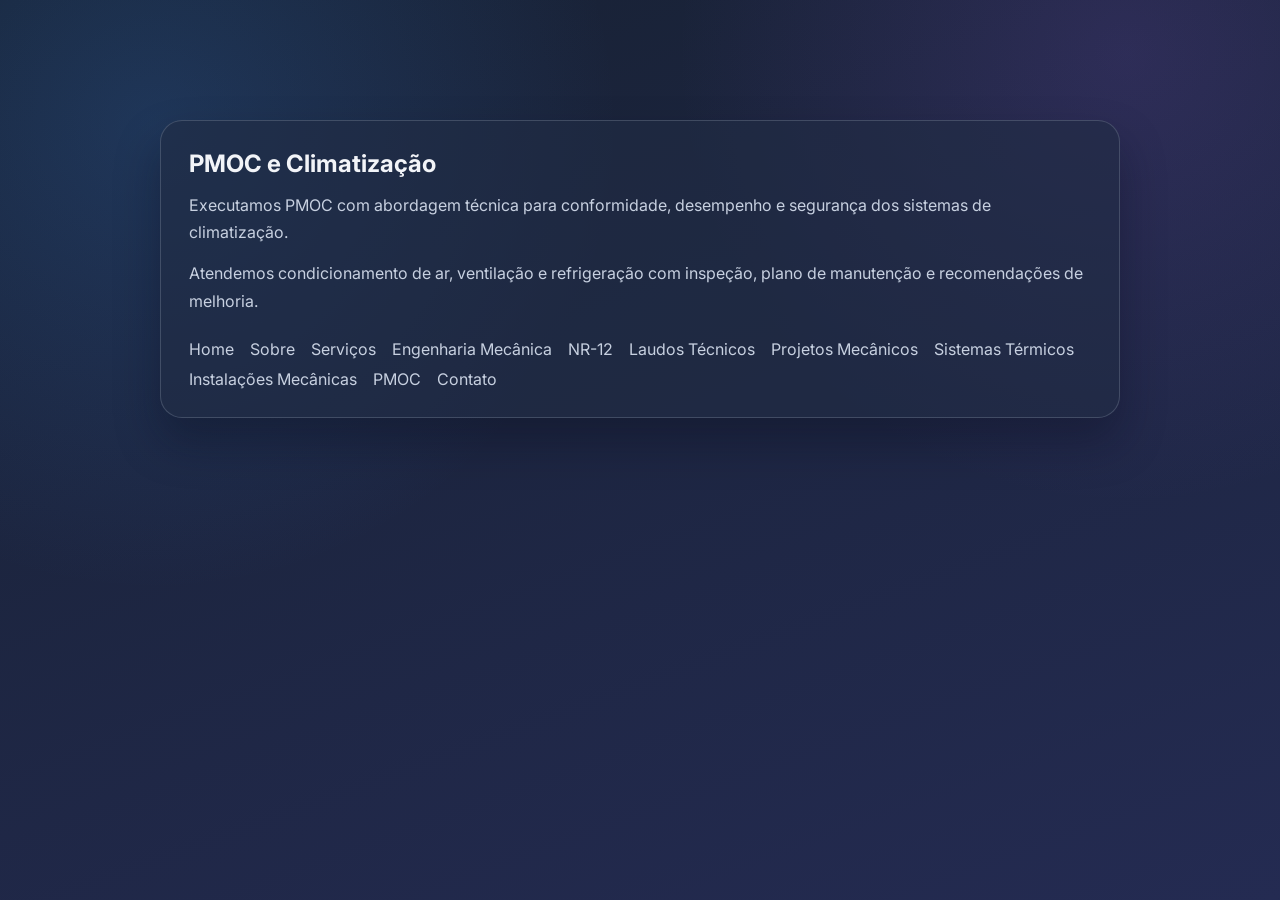
<file: pmoc/index.html>
﻿<!DOCTYPE html>
<html lang="pt-br">
<head>
    <meta charset="UTF-8">
    <meta name="viewport" content="width=device-width, initial-scale=1.0">
    <link rel="preconnect" href="https://fonts.googleapis.com">
    <link rel="preconnect" href="https://fonts.gstatic.com" crossorigin>
    <link href="https://fonts.googleapis.com/css2?family=Inter:wght@300;400;500;600;700&display=swap" rel="stylesheet">
    <link rel="stylesheet" href="/style.css">
    <title>PMOC e Climatização Técnica | J. Mateus Engenharia</title>
    <meta name="description" content="PMOC para sistemas de climatização com foco em qualidade do ar, manutenção, conformidade e desempenho de condicionamento de ar e ventilação.">
    <meta name="robots" content="index, follow">
    <link rel="canonical" href="https://engenheirojulio.com.br/pmoc/">
    <style>
        .seo-page-shell { min-height: 100vh; padding: 120px 4% 80px; }
        .seo-card { max-width: 960px; margin: 0 auto; background: var(--surface-1); border: 1px solid var(--border-soft); border-radius: 22px; box-shadow: var(--shadow-card); padding: 28px; }
        .seo-page-shell p { color: var(--text-soft); line-height: 1.7; margin-top: 14px; }
        .seo-nav { display: flex; flex-wrap: wrap; gap: 10px 16px; margin-top: 24px; }
        .seo-nav a { color: var(--text-soft); text-decoration: none; }
        .seo-nav a:hover { color: var(--text-primary); }
    </style>
</head>
<body>
    <main class="seo-page-shell">
        <article class="seo-card">
            <h1>PMOC e Climatização</h1>
            <p>Executamos PMOC com abordagem técnica para conformidade, desempenho e segurança dos sistemas de climatização.</p>
            <p>Atendemos condicionamento de ar, ventilação e refrigeração com inspeção, plano de manutenção e recomendações de melhoria.</p>
            <nav class="seo-nav" aria-label="Navegação de serviços">
                <a href="/">Home</a>
                <a href="/sobre/">Sobre</a>
                <a href="/servicos/">Serviços</a>
                <a href="/engenharia-mecanica/">Engenharia Mecânica</a>
                <a href="/nr-12/">NR-12</a>
                <a href="/laudos-tecnicos/">Laudos Técnicos</a>
                <a href="/projetos-mecanicos/">Projetos Mecânicos</a>
                <a href="/sistemas-termicos/">Sistemas Térmicos</a>
                <a href="/instalacoes-mecanicas-industriais/">Instalações Mecânicas</a>
                <a href="/pmoc/">PMOC</a>
                <a href="/contato/">Contato</a>
            </nav>
        </article>
    </main>
</body>
</html>
</file>
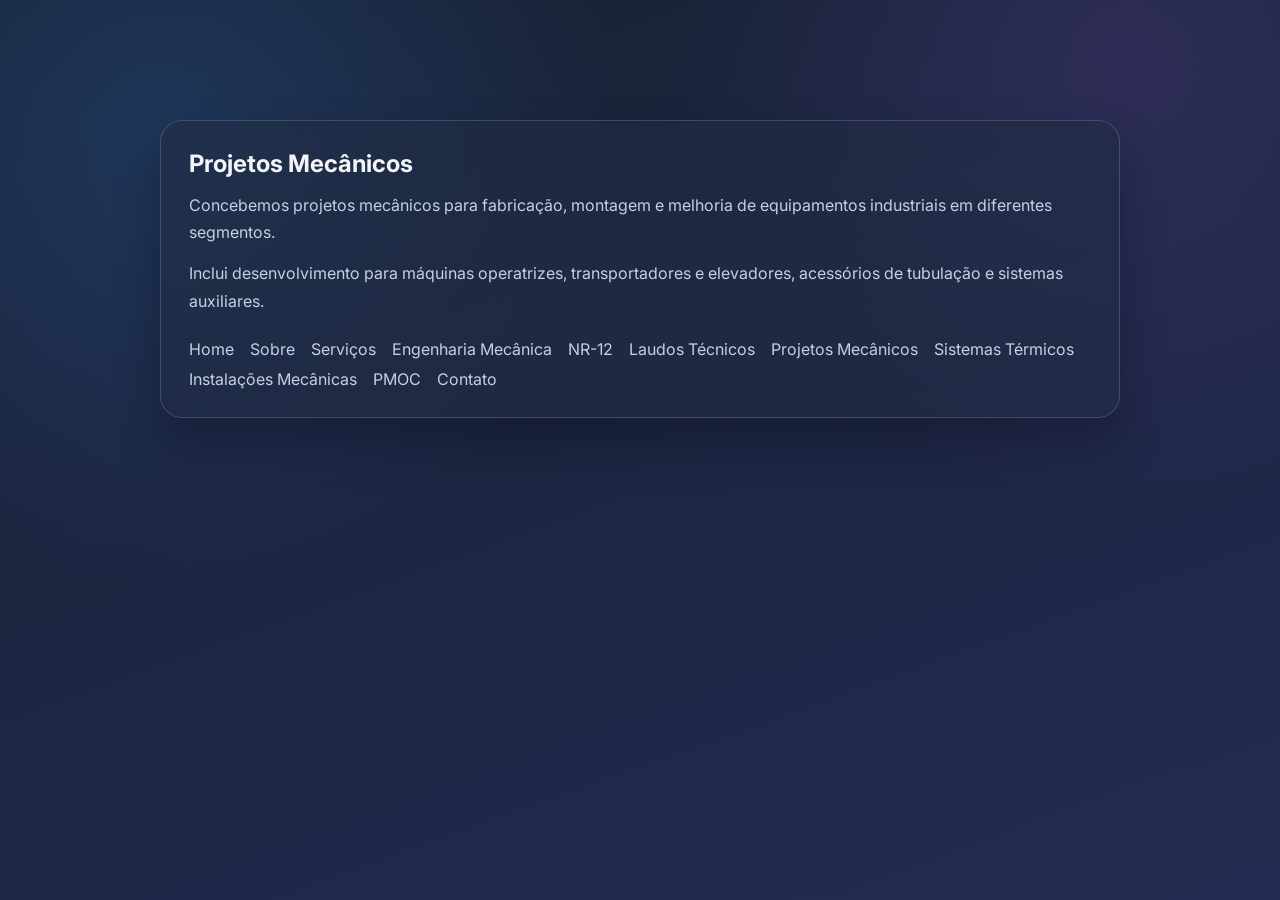
<file: projetos-mecanicos/index.html>
﻿<!DOCTYPE html>
<html lang="pt-br">
<head>
    <meta charset="UTF-8">
    <meta name="viewport" content="width=device-width, initial-scale=1.0">
    <link rel="preconnect" href="https://fonts.googleapis.com">
    <link rel="preconnect" href="https://fonts.gstatic.com" crossorigin>
    <link href="https://fonts.googleapis.com/css2?family=Inter:wght@300;400;500;600;700&display=swap" rel="stylesheet">
    <link rel="stylesheet" href="/style.css">
    <title>Projetos Mecânicos Industriais Sob Medida | J. Mateus Engenharia</title>
    <meta name="description" content="Projetos mecânicos industriais para estruturas, tubulação, máquinas, transportadores e elevadores, com foco em eficiência e segurança.">
    <meta name="robots" content="index, follow">
    <link rel="canonical" href="https://engenheirojulio.com.br/projetos-mecanicos/">
    <style>
        .seo-page-shell { min-height: 100vh; padding: 120px 4% 80px; }
        .seo-card { max-width: 960px; margin: 0 auto; background: var(--surface-1); border: 1px solid var(--border-soft); border-radius: 22px; box-shadow: var(--shadow-card); padding: 28px; }
        .seo-page-shell p { color: var(--text-soft); line-height: 1.7; margin-top: 14px; }
        .seo-nav { display: flex; flex-wrap: wrap; gap: 10px 16px; margin-top: 24px; }
        .seo-nav a { color: var(--text-soft); text-decoration: none; }
        .seo-nav a:hover { color: var(--text-primary); }
    </style>
</head>
<body>
    <main class="seo-page-shell">
        <article class="seo-card">
            <h1>Projetos Mecânicos</h1>
            <p>Concebemos projetos mecânicos para fabricação, montagem e melhoria de equipamentos industriais em diferentes segmentos.</p>
            <p>Inclui desenvolvimento para máquinas operatrizes, transportadores e elevadores, acessórios de tubulação e sistemas auxiliares.</p>
            <nav class="seo-nav" aria-label="Navegação de serviços">
                <a href="/">Home</a>
                <a href="/sobre/">Sobre</a>
                <a href="/servicos/">Serviços</a>
                <a href="/engenharia-mecanica/">Engenharia Mecânica</a>
                <a href="/nr-12/">NR-12</a>
                <a href="/laudos-tecnicos/">Laudos Técnicos</a>
                <a href="/projetos-mecanicos/">Projetos Mecânicos</a>
                <a href="/sistemas-termicos/">Sistemas Térmicos</a>
                <a href="/instalacoes-mecanicas-industriais/">Instalações Mecânicas</a>
                <a href="/pmoc/">PMOC</a>
                <a href="/contato/">Contato</a>
            </nav>
        </article>
    </main>
</body>
</html>
</file>
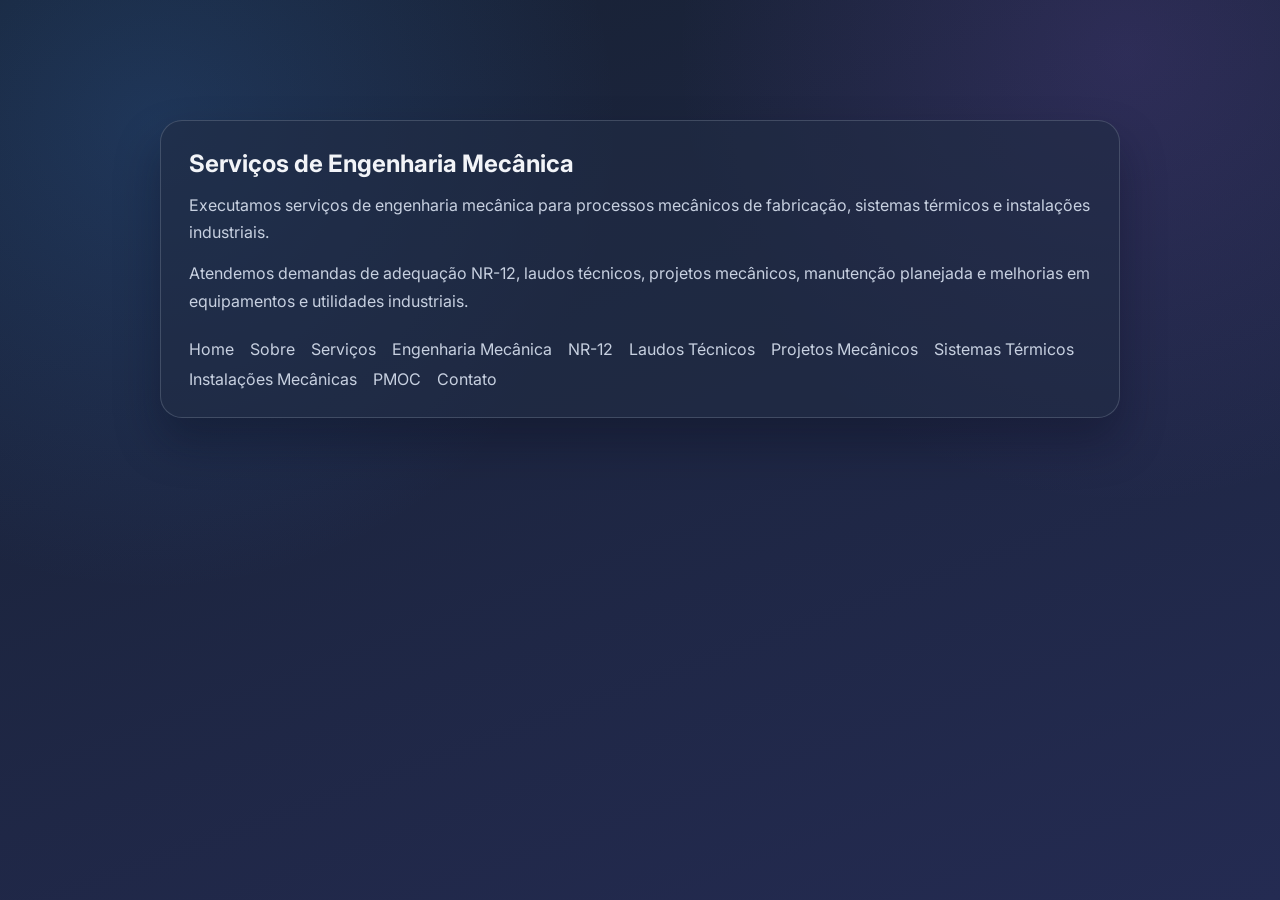
<file: servicos/index.html>
﻿<!DOCTYPE html>
<html lang="pt-br">
<head>
    <meta charset="UTF-8">
    <meta name="viewport" content="width=device-width, initial-scale=1.0">
    <link rel="preconnect" href="https://fonts.googleapis.com">
    <link rel="preconnect" href="https://fonts.gstatic.com" crossorigin>
    <link href="https://fonts.googleapis.com/css2?family=Inter:wght@300;400;500;600;700&display=swap" rel="stylesheet">
    <link rel="stylesheet" href="/style.css">
    <title>Serviços de Engenharia Mecânica Industrial | J. Mateus Engenharia</title>
    <meta name="description" content="Serviços técnicos de engenharia mecânica: NR-12, laudos, projetos mecânicos, PMOC, sistemas térmicos, tubulações, bombas e instalações mecânicas industriais.">
    <meta name="robots" content="index, follow">
    <link rel="canonical" href="https://engenheirojulio.com.br/servicos/">
    <style>
        .seo-page-shell { min-height: 100vh; padding: 120px 4% 80px; }
        .seo-card { max-width: 960px; margin: 0 auto; background: var(--surface-1); border: 1px solid var(--border-soft); border-radius: 22px; box-shadow: var(--shadow-card); padding: 28px; }
        .seo-page-shell p { color: var(--text-soft); line-height: 1.7; margin-top: 14px; }
        .seo-nav { display: flex; flex-wrap: wrap; gap: 10px 16px; margin-top: 24px; }
        .seo-nav a { color: var(--text-soft); text-decoration: none; }
        .seo-nav a:hover { color: var(--text-primary); }
    </style>
</head>
<body>
    <main class="seo-page-shell">
        <article class="seo-card">
            <h1>Serviços de Engenharia Mecânica</h1>
            <p>Executamos serviços de engenharia mecânica para processos mecânicos de fabricação, sistemas térmicos e instalações industriais.</p>
            <p>Atendemos demandas de adequação NR-12, laudos técnicos, projetos mecânicos, manutenção planejada e melhorias em equipamentos e utilidades industriais.</p>
            <nav class="seo-nav" aria-label="Navegação de serviços">
                <a href="/">Home</a>
                <a href="/sobre/">Sobre</a>
                <a href="/servicos/">Serviços</a>
                <a href="/engenharia-mecanica/">Engenharia Mecânica</a>
                <a href="/nr-12/">NR-12</a>
                <a href="/laudos-tecnicos/">Laudos Técnicos</a>
                <a href="/projetos-mecanicos/">Projetos Mecânicos</a>
                <a href="/sistemas-termicos/">Sistemas Térmicos</a>
                <a href="/instalacoes-mecanicas-industriais/">Instalações Mecânicas</a>
                <a href="/pmoc/">PMOC</a>
                <a href="/contato/">Contato</a>
            </nav>
        </article>
    </main>
</body>
</html>
</file>
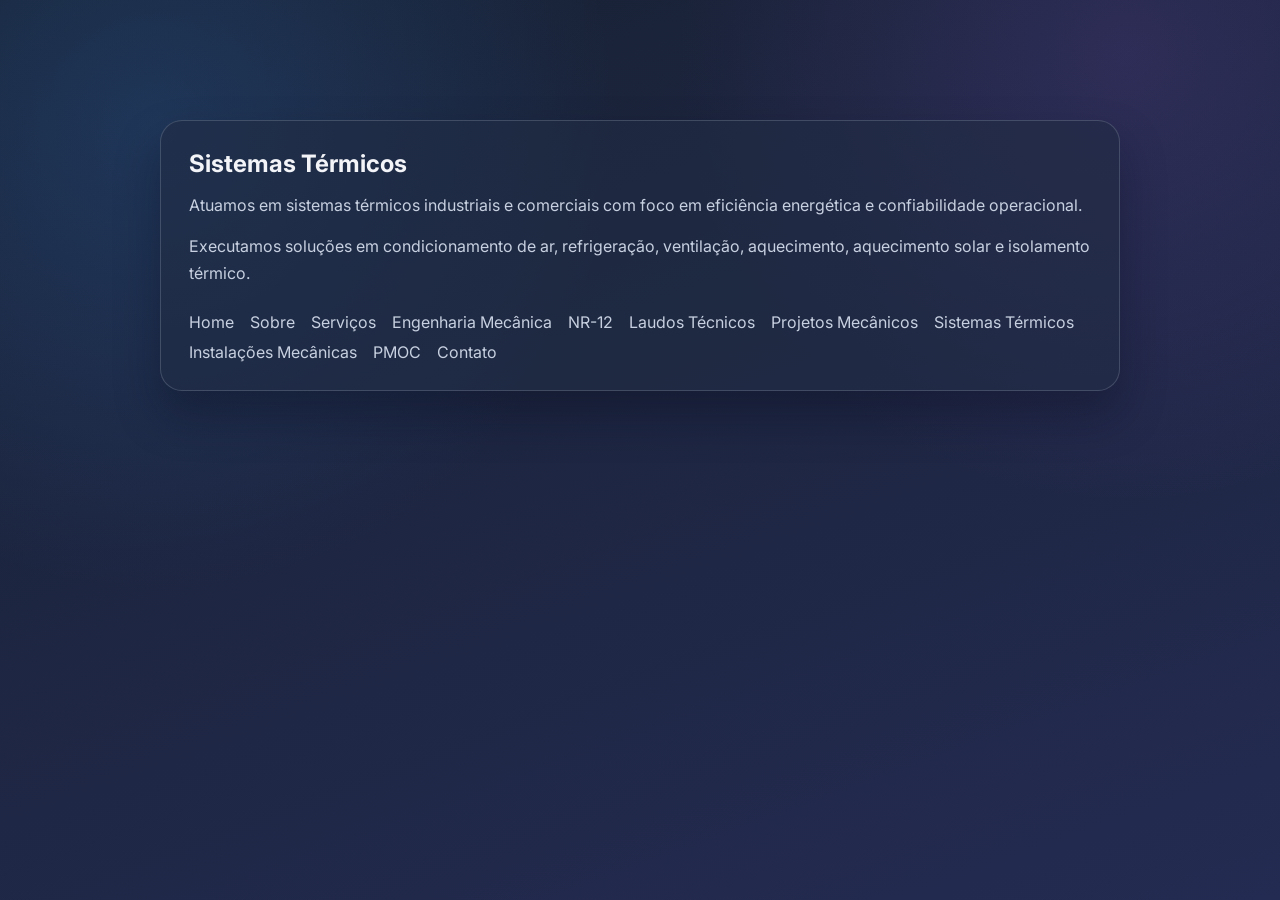
<file: sistemas-termicos/index.html>
﻿<!DOCTYPE html>
<html lang="pt-br">
<head>
    <meta charset="UTF-8">
    <meta name="viewport" content="width=device-width, initial-scale=1.0">
    <link rel="preconnect" href="https://fonts.googleapis.com">
    <link rel="preconnect" href="https://fonts.gstatic.com" crossorigin>
    <link href="https://fonts.googleapis.com/css2?family=Inter:wght@300;400;500;600;700&display=swap" rel="stylesheet">
    <link rel="stylesheet" href="/style.css">
    <title>Sistemas Térmicos: Refrigeração, Ventilação e Aquecimento | J. Mateus Engenharia</title>
    <meta name="description" content="Projetos e laudos para sistemas térmicos: condicionamento de ar, refrigeração, ventilação, aquecimento, aquecimento solar e isolamento térmico.">
    <meta name="robots" content="index, follow">
    <link rel="canonical" href="https://engenheirojulio.com.br/sistemas-termicos/">
    <style>
        .seo-page-shell { min-height: 100vh; padding: 120px 4% 80px; }
        .seo-card { max-width: 960px; margin: 0 auto; background: var(--surface-1); border: 1px solid var(--border-soft); border-radius: 22px; box-shadow: var(--shadow-card); padding: 28px; }
        .seo-page-shell p { color: var(--text-soft); line-height: 1.7; margin-top: 14px; }
        .seo-nav { display: flex; flex-wrap: wrap; gap: 10px 16px; margin-top: 24px; }
        .seo-nav a { color: var(--text-soft); text-decoration: none; }
        .seo-nav a:hover { color: var(--text-primary); }
    </style>
</head>
<body>
    <main class="seo-page-shell">
        <article class="seo-card">
            <h1>Sistemas Térmicos</h1>
            <p>Atuamos em sistemas térmicos industriais e comerciais com foco em eficiência energética e confiabilidade operacional.</p>
            <p>Executamos soluções em condicionamento de ar, refrigeração, ventilação, aquecimento, aquecimento solar e isolamento térmico.</p>
            <nav class="seo-nav" aria-label="Navegação de serviços">
                <a href="/">Home</a>
                <a href="/sobre/">Sobre</a>
                <a href="/servicos/">Serviços</a>
                <a href="/engenharia-mecanica/">Engenharia Mecânica</a>
                <a href="/nr-12/">NR-12</a>
                <a href="/laudos-tecnicos/">Laudos Técnicos</a>
                <a href="/projetos-mecanicos/">Projetos Mecânicos</a>
                <a href="/sistemas-termicos/">Sistemas Térmicos</a>
                <a href="/instalacoes-mecanicas-industriais/">Instalações Mecânicas</a>
                <a href="/pmoc/">PMOC</a>
                <a href="/contato/">Contato</a>
            </nav>
        </article>
    </main>
</body>
</html>
</file>
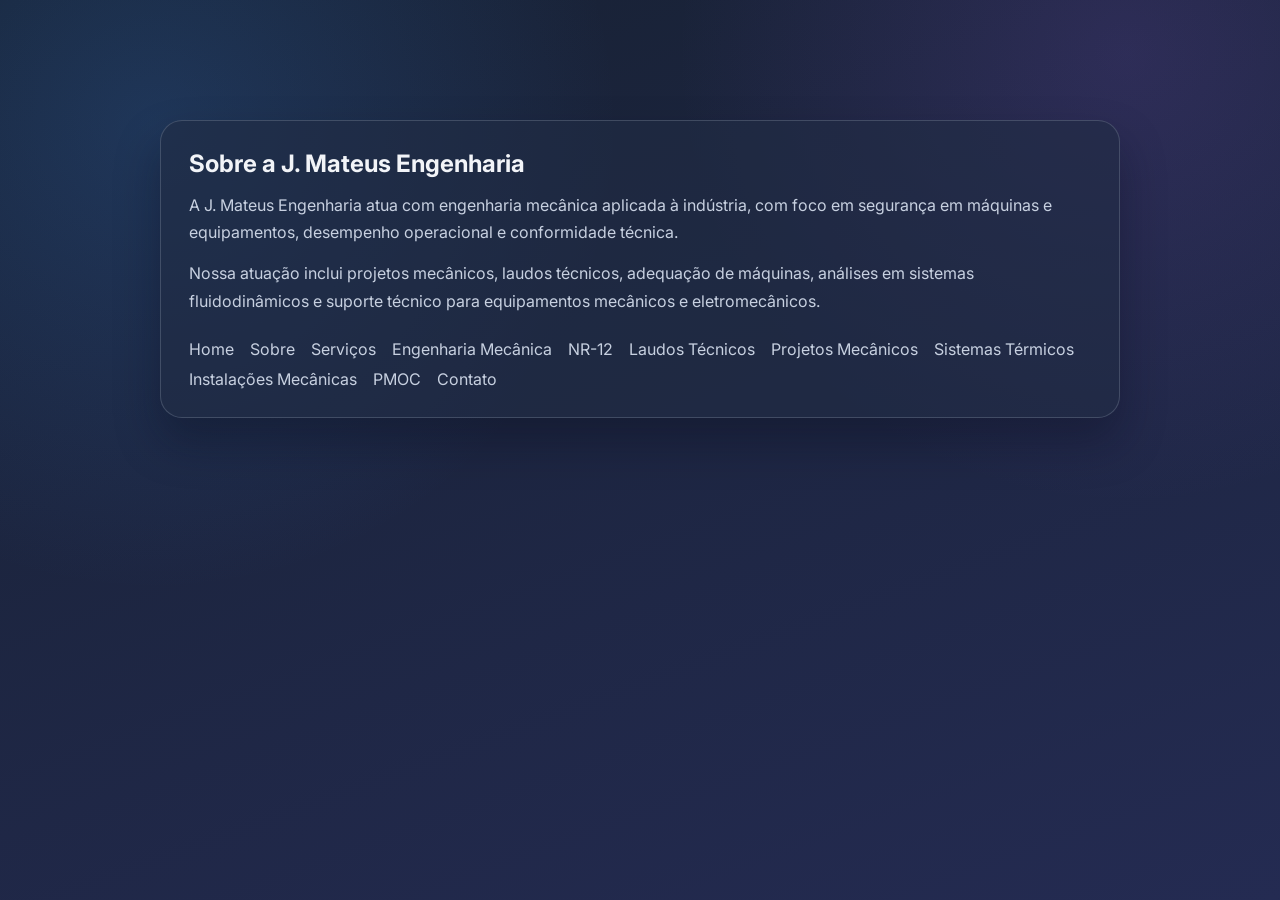
<file: sobre/index.html>
﻿<!DOCTYPE html>
<html lang="pt-br">
<head>
    <meta charset="UTF-8">
    <meta name="viewport" content="width=device-width, initial-scale=1.0">
    <link rel="preconnect" href="https://fonts.googleapis.com">
    <link rel="preconnect" href="https://fonts.gstatic.com" crossorigin>
    <link href="https://fonts.googleapis.com/css2?family=Inter:wght@300;400;500;600;700&display=swap" rel="stylesheet">
    <link rel="stylesheet" href="/style.css">
    <title>Sobre a Empresa de Engenharia Mecânica | J. Mateus Engenharia</title>
    <meta name="description" content="Conheça a J. Mateus Engenharia, empresa de engenharia mecânica com atuação em laudos técnicos, projetos mecânicos, adequação NR-12 e soluções industriais em Natal/RN.">
    <meta name="robots" content="index, follow">
    <link rel="canonical" href="https://engenheirojulio.com.br/sobre/">
    <style>
        .seo-page-shell { min-height: 100vh; padding: 120px 4% 80px; }
        .seo-card { max-width: 960px; margin: 0 auto; background: var(--surface-1); border: 1px solid var(--border-soft); border-radius: 22px; box-shadow: var(--shadow-card); padding: 28px; }
        .seo-page-shell p { color: var(--text-soft); line-height: 1.7; margin-top: 14px; }
        .seo-nav { display: flex; flex-wrap: wrap; gap: 10px 16px; margin-top: 24px; }
        .seo-nav a { color: var(--text-soft); text-decoration: none; }
        .seo-nav a:hover { color: var(--text-primary); }
    </style>
</head>
<body>
    <main class="seo-page-shell">
        <article class="seo-card">
            <h1>Sobre a J. Mateus Engenharia</h1>
            <p>A J. Mateus Engenharia atua com engenharia mecânica aplicada à indústria, com foco em segurança em máquinas e equipamentos, desempenho operacional e conformidade técnica.</p>
            <p>Nossa atuação inclui projetos mecânicos, laudos técnicos, adequação de máquinas, análises em sistemas fluidodinâmicos e suporte técnico para equipamentos mecânicos e eletromecânicos.</p>
            <nav class="seo-nav" aria-label="Navegação de serviços">
                <a href="/">Home</a>
                <a href="/sobre/">Sobre</a>
                <a href="/servicos/">Serviços</a>
                <a href="/engenharia-mecanica/">Engenharia Mecânica</a>
                <a href="/nr-12/">NR-12</a>
                <a href="/laudos-tecnicos/">Laudos Técnicos</a>
                <a href="/projetos-mecanicos/">Projetos Mecânicos</a>
                <a href="/sistemas-termicos/">Sistemas Térmicos</a>
                <a href="/instalacoes-mecanicas-industriais/">Instalações Mecânicas</a>
                <a href="/pmoc/">PMOC</a>
                <a href="/contato/">Contato</a>
            </nav>
        </article>
    </main>
</body>
</html>
</file>
<file: style.css>
﻿/* ESTILO GERAL --- */

:root {
    /* Tokens do tema centralizados: dark por padrão */
    --bg-base: #172133;
    --bg-secondary: #242b52;
    --surface-1: rgba(33, 44, 69, 0.62);
    --surface-2: rgba(37, 49, 78, 0.82);
    --surface-solid: #22304d;
    --surface-soft: #273657;
    --text-primary: #f2f4f8;
    --text-soft: #c7d0e0;
    --border-soft: rgba(199, 208, 224, 0.2);
    --border-strong: rgba(199, 208, 224, 0.34);
    --accent-blue: #3986e2;
    --accent-purple: #8f5be0;
    --accent-cyan: #24c8c8;
    --accent-green: #3ed39a;
    --shadow-soft: 0 14px 32px rgba(9, 14, 29, 0.28);
    --shadow-card: 0 24px 44px rgba(8, 13, 28, 0.34);
    --glow-blue: 0 0 0 1px rgba(57, 134, 226, 0.32);
    --glow-purple: 0 0 0 1px rgba(143, 91, 224, 0.3);
    --glow-cyan: 0 0 0 1px rgba(36, 200, 200, 0.3);
    --glow-green: 0 0 0 1px rgba(62, 211, 154, 0.3);

    /* Compatibilidade com classes existentes */
    --maintheme: var(--bg-base);
    --cabecalho: var(--surface-1);
    --botoes: var(--accent-blue);
    --botoesborda: rgba(199, 208, 224, 0.2);
    --letras: var(--text-primary);
    --btn-text: #f2f4f8;
    --field-bg: var(--surface-2);
    --field-text: var(--text-primary);
    --field-placeholder: var(--text-soft);
    --mobile-nav-bg: rgba(23, 33, 51, 0.98);
    --header-glass-bg: rgba(27, 39, 61, 0.74);
    --header-border: var(--border-strong);
    --Portifolio-letra: var(--text-primary);
}

body.theme-light {
    --bg-base: #f5f1e8;
    --bg-secondary: #efe8dc;
    --surface-1: rgba(251, 248, 242, 0.92);
    --surface-2: #fbf8f2;
    --surface-solid: #f7f2ea;
    --surface-soft: #f4eee4;
    --text-primary: #2e2a26;
    --text-soft: #6a625a;
    --border-soft: #e6ded0;
    --border-strong: #ddd2c2;
    --accent-blue: #3a6fb6;
    --accent-purple: #7d5ab5;
    --accent-cyan: #2d8c8c;
    --accent-green: #3e8a68;
    --shadow-soft: 0 10px 26px rgba(102, 84, 54, 0.12);
    --shadow-card: 0 16px 34px rgba(102, 84, 54, 0.14);
    --glow-blue: 0 0 0 1px rgba(58, 111, 182, 0.24);
    --glow-purple: 0 0 0 1px rgba(125, 90, 181, 0.22);
    --glow-cyan: 0 0 0 1px rgba(45, 140, 140, 0.22);
    --glow-green: 0 0 0 1px rgba(62, 138, 104, 0.22);

    --maintheme: var(--bg-base);
    --cabecalho: var(--surface-1);
    --botoes: var(--accent-blue);
    --botoesborda: rgba(106, 98, 90, 0.18);
    --letras: var(--text-primary);
    --btn-text: #f5f1e8;
    --field-bg: #f7f2ea;
    --field-text: var(--text-primary);
    --field-placeholder: var(--text-soft);
    --mobile-nav-bg: rgba(245, 241, 232, 0.98);
    --header-glass-bg: rgba(251, 248, 242, 0.86);
    --header-border: var(--border-strong);
}




* {


    margin: 0;
    padding: 0;
    box-sizing: border-box;
    /* font-family: "Montserrat", sans-serif; */

    .merriweather-light {
        font-family: "Inter", sans-serif;
        font-weight: 700;
        font-style: normal;
      }
      
      
    /* 
    // <uniquifier>: Use a unique and descriptive class name
// <weight>: Use a value from 100 to 900

.montserrat-<uniquifier> {
  font-family: "Montserrat", sans-serif;
  font-optical-sizing: auto;
  font-weight: <weight>;
  font-style: normal;
}
 */

 
}




html{
    scroll-behavior: smooth;
}

body {
    background:
        radial-gradient(circle at 12% 14%, color-mix(in srgb, var(--accent-blue) 20%, transparent) 0%, transparent 34%),
        radial-gradient(circle at 88% 6%, color-mix(in srgb, var(--accent-purple) 16%, transparent) 0%, transparent 32%),
        linear-gradient(160deg, var(--bg-base) 0%, var(--bg-secondary) 100%);
    height: 100vh;
    color: var(--text-soft);
    font-family: "Inter", sans-serif;
    transition: background 0.35s ease, color 0.35s ease;
}

body.theme-light {
    background:
        radial-gradient(circle at 14% 10%, rgba(58, 111, 182, 0.08) 0%, transparent 32%),
        radial-gradient(circle at 84% 8%, rgba(125, 90, 181, 0.06) 0%, transparent 28%),
        linear-gradient(155deg, var(--bg-base) 0%, var(--bg-secondary) 100%);

}

.interface {
    max-width: 1280px;
    margin: 0 auto;

}

.flex {
    display: flex;
}

.btn-contato a {
    text-decoration: none; /* Remove sublinhado do link */
}

.btn-contato button {
    padding: 10px 40px;
    font-size: 18px;
    font-weight: 600;
    background: linear-gradient(135deg, var(--accent-green), var(--accent-cyan));
    border: 1px solid color-mix(in srgb, var(--accent-green) 42%, var(--border-soft));
    border: 0;
    border-radius: 15px;
    cursor: pointer;
    transition: .2s;
    display: flex;
    align-items: center;
    justify-content: center;
    color: var(--btn-text);
    gap: 10px; /* EspaÃ§o entre o Ã­cone e o texto */
    text-decoration: none; /* Remove qualquer sublinhado no botÃ£o */

}

h2.titulo {
    color: var(--text-soft);
    font-size: 38px;
    text-align: center;
    letter-spacing: 0.04em;
    text-wrap: balance;
}

h2.titulo span {
    color: var(--accent-blue);
}

button:hover,
form .btn-enviar input[type=submit]:hover {

    box-shadow: var(--shadow-soft);
    transform: translateY(-1px);
}


/*ESTILO DO WHATSAPP FLUTUANTE */
.whatsapp-float {
    position: fixed;
    right: max(18px, env(safe-area-inset-right));
    bottom: max(18px, env(safe-area-inset-bottom));
    height: 54px;
    padding: 0 18px 0 16px;
    background: color-mix(in srgb, var(--surface-solid) 92%, transparent);
    border: 1px solid color-mix(in srgb, var(--accent-green) 30%, var(--border-strong));
    border-radius: 999px;
    display: inline-flex;
    align-items: center;
    gap: 10px;
    justify-content: center;
    z-index: 1000;
    text-decoration: none;
    box-shadow: 0 10px 24px rgba(6, 12, 22, 0.2);
    transition: transform 0.2s ease, box-shadow 0.2s ease, border-color 0.2s ease, background-color 0.2s ease;
}

.whatsapp-float:hover {
    transform: translateY(-2px);
    box-shadow: 0 14px 28px rgba(6, 12, 22, 0.28);
    border-color: color-mix(in srgb, var(--accent-cyan) 34%, var(--border-strong));
}

.whatsapp-float i {
    font-size: 22px;
    color: var(--accent-green);
}

.whatsapp-text {
    font-size: 14px;
    font-weight: 600;
    letter-spacing: 0.01em;
    color: var(--text-primary);
}

.whatsapp-float:focus-visible {
    outline: 2px solid color-mix(in srgb, var(--accent-cyan) 70%, #fff);
    outline-offset: 3px;
}

@media screen and (max-width: 760px) {
    .whatsapp-float {
        width: 54px;
        height: 54px;
        padding: 0;
        border-radius: 50%;
        right: max(14px, env(safe-area-inset-right));
        bottom: max(14px, env(safe-area-inset-bottom));
    }

    .whatsapp-text {
        display: none;
    }
}

/* FIM DO ESTILO DO WHATSAPP FLUTUANTE */



/* ESTILO DO CABEÃ‡ALHO */

header {

    left: 50%;
    top: 10px; /* DistÃ¢ncia do topo para dar a sensaÃ§Ã£o de flutuar */
    width: min(1180px, 92%);
    padding: 8px 18px;
    transform: translateX(-50%);
    background-color: var(--cabecalho);
    /* background: rgba(0, 20, 40, 0.9); Fundo escuro translÃºcido */
    position: fixed;
    z-index: 1000;
    backdrop-filter: blur(8px); /* Deixa o fundo com leve desfoque */
    box-shadow: 0 2px 10px rgba(0, 0, 0, 0.3);


    background: var(--header-glass-bg); /* TransparÃªncia suave */
    backdrop-filter: blur(10px); /* Efeito vidro fosco */
    -webkit-backdrop-filter: blur(12px); /* Safari */
    border: 1px solid var(--header-border);
    border-radius: 30px; /* Bordas arredondadas */
    box-shadow: var(--shadow-soft);
}

main {
    padding-top: 00px; /* Ajuste este valor para corresponder Ã  altura do seu cabeÃ§alho */
}

header>.interface {
    display: grid;
    grid-template-columns: auto 1fr auto;
    align-items: center;
    gap: 28px;

}

.logo img {
    display: block;
    width: 96px;
    height: auto;
}

header a {
    /* color: #7d7d7d; */
    font-size: 25px;
    font-weight: 700;
    /* line-height: 40px; */
    color: var(--text-soft);
    text-decoration: none;
    display: inline-block;
    transition: .2s;

}

header a:hover {
    color: var(--text-soft);
    transform: translateY(-1px);
}


header nav ul {
    list-style-type: none;
    display: flex;
    align-items: center;
    gap: 34px;
    justify-content: center;
}

.menu-desktop {
    justify-self: center;
}

header nav ul li {
    display: inline-block;
    padding: 0;
    /* color: #fff; */
}

.mobile-menu-btn,
.mobile-nav,
.mobile-menu-overlay {
    display: none;
}

.mobile-menu-btn {
    border: 0;
    background: transparent;
    color: var(--text-soft);
    font-size: 34px;
    cursor: pointer;
}

.mobile-nav {
    position: fixed;
    top: 0;
    right: 0;
    width: min(82vw, 320px);
    height: 100vh;
    padding: 20px 24px;
    background: var(--mobile-nav-bg);
    border-left: 1px solid var(--header-border);
    z-index: 1500;
    transform: translateX(100%);
    transition: transform 0.3s ease;
}

.mobile-nav.is-open {
    transform: translateX(0);
}

.mobile-menu-close {
    border: 0;
    background: transparent;
    color: var(--text-soft);
    font-size: 24px;
    cursor: pointer;
    margin-left: auto;
    display: block;
}

.mobile-nav ul {
    list-style: none;
    margin-top: 24px;
    display: flex;
    flex-direction: column;
    gap: 18px;
}

.mobile-nav a {
    color: var(--text-soft);
    text-decoration: none;
    font-size: 22px;
}

.header-actions {
    display: flex;
    align-items: center;
    justify-content: flex-end;
    gap: 12px;
}

.theme-toggle {
    width: 44px;
    height: 44px;
    border-radius: 50%;
    border: 1px solid var(--header-border);
    background: color-mix(in srgb, var(--surface-solid) 88%, transparent);
    color: var(--text-soft);
    cursor: pointer;
    font-size: 20px;
    display: inline-flex;
    align-items: center;
    justify-content: center;
    transition: transform 0.2s ease, background-color 0.2s ease;
}

.theme-toggle:hover {
    transform: scale(1.06);
}

body.theme-light .theme-toggle {
    background: rgba(19, 38, 61, 0.1);
}
.mobile-menu-overlay {
    position: fixed;
    inset: 0;
    background: rgba(7, 11, 22, 0.5);
    z-index: 1400;
    opacity: 0;
    pointer-events: none;
    transition: opacity 0.3s ease;
}

.mobile-menu-overlay.is-open {
    opacity: 1;
    pointer-events: auto;
}

/* ESTILO DO TOPO DO SITE */


section.topo-do-site {
    --hero-bg: linear-gradient(110deg, rgba(10, 18, 34, 0.82), rgba(16, 30, 56, 0.6)), url('images/hero-engenharia-mecanica.png');
    min-height: 92vh;
    padding: 120px 4% 80px;
    scroll-margin-top: 100px;   /* Ajuste este valor para corresponder Ã  altura do seu cabeÃ§alho */
    background-image: var(--hero-bg);
    background-repeat: no-repeat;
    background-position: center; /* Centraliza a imagem */
    background-size: cover;
}

.topo-do-site .hero-clean {
    min-height: calc(92vh - 200px);
    display: flex;
    flex-direction: column;
    align-items: center;
    justify-content: center;
    text-align: center;
    gap: 24px;
}

.topo-do-site .hero-clean h1 {
    color: var(--text-soft);
    font-size: clamp(30px, 4vw, 50px);
    line-height: 1.2;
    font-weight: 700;
    max-width: 900px;
}

.topo-do-site .hero-logo {
    width: min(320px, 72vw);
    height: auto;
}


/* ESTILO DAS ESPECIALIDADES */

section.especialidades {
    padding: 40px 4%;
    scroll-margin-top: 100px;   /* Ajuste este valor para corresponder Ã  altura do seu cabeÃ§alho */
}

section.especialidades .flex {
    gap: 60px;

}

.especialidades .especialidades-box {
    color: var(--text-soft);
    padding: 40px;
    border: 2px solid var(--text-primary);
    border-radius: 25px;
    margin-top: 45px;
    transition: .2s;
    text-align: center;
}

/* 
.especialidades .especialidades-box :hover{
    transform: translateY(-1px);
    box-shadow: 0 0 8px #ffffff78;
}
 */

.especialidades .especialidades-box i {
    font-size: 70px;
    color: var(--botoes);
    /* display: inline-block; */

}

.especialidades .especialidades-box h3 {
    font-size: 28px;
    margin: 15px 0;

}

.especialidades .especialidades-box p {
    font-size: 18px;
    text-align: left;
    /* margin: 15px 0; */

}



/* ESTILO DO SOBRE */
section.sobre {
    --sobre-bg: linear-gradient(110deg, rgba(10, 18, 34, 0.82), rgba(16, 30, 56, 0.6)), url('images/sobre-engenheiro-industria.png');
    padding: 80px 4%;
    scroll-margin-top: 100px;   /* Ajuste este valor para corresponder Ã  altura do seu cabeÃ§alho */
    background-image: var(--sobre-bg);
    background-repeat: no-repeat;
    background-size: cover;
    background-position: center;
}

body.theme-light section.sobre {
    --sobre-bg: linear-gradient(110deg, rgba(10, 18, 34, 0.82), rgba(16, 30, 56, 0.6)), url('images/sobre-engenheiro-industria.png');
}

section.sobre .flex {
    align-items: center;
    gap: 60px;
    flex: 1; /* Garante que o texto use bem o espaÃ§o */

    display: flex;
    align-items: center;
    justify-content: flex-end;
    gap: 60px;

    text-align: center; /* Centraliza texto no mobile */

}

.sobre .txt-sobre {
    color: var(--text-soft);
    max-width: 760px;
    margin-left: auto;
    padding: 20px 0;
}

.sobre .txt-sobre h2 {
    font-size: 40px;
    line-height: 40px;
    margin-bottom: 30px;
    text-align: center;
}

.sobre .txt-sobre h2 span {
    color: var(--botoes);
    display: block;
}

.sobre .txt-sobre .empresa {
    font-weight: bold;      /* Deixa o texto em negrito */
    white-space: nowrap;    /* Impede que quebre de linha */
  }

.sobre .txt-sobre p {
    /* margin: 20px; */

    font-size: 1.5rem;      /* Aumenta a fonte (padrÃ£o ~16px â†’ 17.6px) */
    line-height: 1.5;       /* EspaÃ§amento entre linhas mais agradÃ¡vel */
    text-align: justify;
    margin-bottom: 50px;

}

.sobre .txt-sobre .fade-in-up {
    opacity: 0;
    transform: translateY(24px);
    transition: opacity 0.8s ease, transform 0.8s ease;
}

.sobre .txt-sobre .fade-in-up.is-visible {
    opacity: 1;
    transform: translateY(0);
}

.sobre .txt-sobre h2.fade-in-up {
    transition-delay: 0.08s;
}

.sobre .txt-sobre p.fade-in-up {
    transition-delay: 0.24s;
}

.sobre .txt-sobre .btn-social.fade-in-up {
    transition-delay: 0.4s;
}

@media (prefers-reduced-motion: reduce) {
    .sobre .txt-sobre .fade-in-up {
        opacity: 1;
        transform: none;
        transition: none;
    }
}


.btn-social{
    display: flex;
    justify-content: center;
    gap: 15px;
}
.btn-social button {
    
    width: 60px;
    height: 60px;
    /* border-radius: 30px; */
    border: none;
    background: linear-gradient(135deg, var(--accent-green), var(--accent-cyan));
    border: 1px solid color-mix(in srgb, var(--accent-green) 42%, var(--border-soft));
    font-size: 22px;
    cursor: pointer;
    margin: 0 5px;
    border-radius: 50%;
    color: #f2f4f8;
    transition: all 0.3s ease;
    
}


/* ESTILO DO PORTIFOLIO */

section.portifolio {
    padding: 80px 4%;
    box-shadow: 0 0 40px 10px #7d7d7d;
    scroll-margin-top: 100px;   /* Ajuste este valor para corresponder Ã  altura do seu cabeÃ§alho */
}

.portfolio-selector {
    margin-top: 60px;
    display: grid;
    grid-template-columns: 0px 1fr 0px;
    align-items: center;
    gap: 40px;
    perspective: 1500px;
}

.portfolio-track {
    position: relative;
    height: 520px;
    transform-style: preserve-3d;
}

.portfolio-card {
    --tx: 0px;
    --tz: 0px;
    --card-scale: 1;
    position: absolute;
    top: 50%;
    left: 50%;
    width: min(410px, 70vw);
    aspect-ratio: 1 / 1;
    border-radius: 36px;
    overflow: hidden;
    background-image: var(--card-image);
    background-size: cover;
    background-position: center;
    border: 1px solid rgba(255, 255, 255, 0.25);
    box-shadow: 0 24px 70px rgba(0, 0, 0, 0.45);
    transform: translate(-50%, -50%) translate3d(var(--tx), 0, var(--tz)) scale(var(--card-scale));
    transition: filter 0.4s ease, opacity 0.4s ease, transform 0.4s ease;
}

.portfolio-card::after {
    content: "";
    position: absolute;
    left: 0;
    right: 0;
    bottom: 0;
    height: 48%;
    background: linear-gradient(180deg, rgba(0, 0, 0, 0) 0%, rgba(0, 0, 0, 0.95) 100%);
}

.portfolio-card-label {
    position: absolute;
    left: 18px;
    right: 18px;
    bottom: 20px;
    z-index: 2;
    font-size: clamp(22px, 2.7vw, 40px);
    font-weight: 700;
    color: #fff;
    text-shadow: 0 4px 18px rgba(0, 0, 0, 0.5);
    text-align: center;
}

.portfolio-card.is-active {
    filter: saturate(1.05) brightness(1.08);
    opacity: 1;
}

.portfolio-card:not(.is-active) {
    --card-scale: 0.76;
    filter: saturate(0.45) brightness(0.62);
    opacity: 0.5;
}

.portfolio-card.is-active::after {
    background: linear-gradient(180deg, rgba(0, 0, 0, 0) 0%, rgba(0, 0, 0, 0.82) 100%);
}

.portfolio-control {
    width: 44px;
    height: 44px;
    border: 1px solid var(--header-border);
    border-radius: 50%;
    background: rgba(255, 255, 255, 0.15);
    color: var(--text-soft);
    font-size: 20px;
    cursor: pointer;
    backdrop-filter: blur(8px);
    transition: transform 0.2s ease, background-color 0.2s ease;
    z-index: 3;
}

.portfolio-control:hover {
    transform: scale(1.08);
    background: rgba(255, 255, 255, 0.28);
}
/* ESTILO DO FORMULARIO DE CONTATO */

section.formulario {
    padding: 80px 4%;

}

form {
    max-width: 500px;
    margin: 0 auto;
    display: flex;
    justify-content: center;
    flex-direction: column;
    gap: 10px;
    margin-top: 40px;

}

form input,
form textarea {
    width: 100%;
    background-color: var(--field-bg);
    /* background-color: var(--botoes); */
    border: 0;
    outline: 0;
    padding: 20px 15px;
    border-radius: 15px;
    color: var(--field-text);
    font-size: 18px
}

form textarea {
    resize: none;
    max-height: 200px;
    /* altura do campo de mensagem */
}

form textarea::placeholder{
    color: var(--field-placeholder)
}

form input::placeholder {
    color: var(--field-placeholder);
}

form .btn-enviar {
    margin-top: 20px;
    text-align: center;
    
}

form .btn-enviar input[type=submit] {
    width: 120px;
    background: linear-gradient(135deg, var(--accent-green), var(--accent-cyan));
    border: 1px solid color-mix(in srgb, var(--accent-green) 42%, var(--border-soft));
    color: var(--btn-text);
    font-weight: 600;
    cursor: pointer;
    transition: 2s;

}

/* ESTILO DA PRÉVIA DO INSTAGRAM */

section.instagram-preview {
    padding: 80px 4%;
    scroll-margin-top: 100px;
}

.instagram-embeds {
    margin-top: 50px;
    display: grid;
    grid-template-columns: repeat(3, minmax(0, 1fr));
    gap: 24px;
    align-items: start;
}

.instagram-embed-item {
    display: flex;
    justify-content: center;
}

.instagram-embed-item .instagram-media {
    width: 100%;
    min-width: 0 !important;
    max-width: 420px !important;
    margin: 0 !important;
    border-radius: 16px !important;
    overflow: hidden;
}

/* ESTILO DO RODAPÃ‰ */

footer {
    padding: 40px 4%;
    box-shadow: 0 0 40px 10px var(--botoesborda);
    background-color: var(--cabecalho);
}

footer .flex {
    justify-content: space-between;
}

footer .line-footer {
    padding: 20px 0;
    /* border-bottom: 2px solid var(--botoes); */
    text-align: center;
}

.borda {
    border-top: 2px solid var(--botoes);
}

/* footer .line-footer p{
    justify-content: center;
} */
footer .line-footer p i {
    color: var(--botoes);
    font-size: 22px;
}

footer .line-footer p a {
    color: var(--text-soft);

}

body.theme-light .logo img,
body.theme-light .hero-logo,
body.theme-light .logo-footer img {
    filter: drop-shadow(0 8px 16px rgba(0, 0, 0, 0.28));
}


@media screen and (max-width: 1020px) {
    /* CLASSES GERAIS */

    .flex {
        flex-direction: column;
    }



    .topo-do-site .flex {
        flex-direction: column-reverse;
    }

    h2.titulo {
        font-size: 30px;
        line-height: 34px;

    }

    /* CABEÃ‡ALHO */
    /* .menu-desktop,
    .btn-contato {
        display: none;

    } */
    header {
        width: 94%;
        padding: 6px 12px;
        top: 8px;
    }

    .menu-desktop{
        display: none;

    }

    .mobile-menu-btn,
    .mobile-nav,
    .mobile-menu-overlay {
        display: block;
    }

    .logo img {
        width: 84px;
    }

    .header-actions {
        gap: 8px;
    }

    .theme-toggle {
        width: 38px;
        height: 38px;
        font-size: 17px;
    }
    

    /* topo dp site */
    section.topo-do-site {
        min-height: 75vh;
        padding: 100px 8% 40px;
    }

    .topo-do-site .hero-clean {
        min-height: calc(75vh - 120px);
        gap: 16px;
    }

    .topo-do-site .hero-clean h1 {
        font-size: 30px;
        line-height: 1.25;
    }

    .topo-do-site .hero-logo {
        width: min(240px, 62vw);
    }

    /* ESTILO DAS ESPECIALIDADES */

    section.especialidades {
        padding: 40px 8%;
    }

    /* ESTILO DO SOBRE */
    section.sobre {
        padding: 80px 8%;
    }

    .sobre .txt-sobre h2 {
        font-size: 34px;
        line-height: 35px;
        text-align: center;
    }
    .btn-social{
        text-align: center;
    }

    /* portifolio */
    section.portifolio {
        padding: 80px 8%;
    }

    .portfolio-selector {
        grid-template-columns: 84px 1fr 84px;
        gap: 22px;
    }

    .portfolio-track {
        height: 360px;
    }

    .portfolio-card {
        width: min(290px, 68vw);
        border-radius: 28px;
    }

    .portfolio-card-label {
        left: 16px;
        right: 16px;
        bottom: 14px;
        font-size: 24px;
    }

    .portfolio-control {
        width: 34px;
        height: 34px;
        font-size: 16px;
    }

    section.instagram-preview {
        padding: 80px 8%;
    }

    .instagram-embeds {
        grid-template-columns: 1fr;
        gap: 18px;
    }

    /* RODAPÃ‰ */
    footer .flex{
        flex-direction: column;
        gap: 30px;
    }
    footer .line-footer{
        text-align: center;
    }

    .btn-contato {
        display: flex;
        justify-content: center;
        align-items: center;
        margin: 20px 0;
        margin-right: 20px;
    }
    
    .btn-contato button {
        padding: 10px 40px;
        font-size: 14px; /* Aumentado para melhor visibilidade */
        font-weight: 600;
        background: linear-gradient(135deg, var(--accent-green), var(--accent-cyan));
    border: 1px solid color-mix(in srgb, var(--accent-green) 42%, var(--border-soft));
        border: 0;
        border-radius: 20px;
        cursor: pointer;
        transition: .2s;
    }
    .logo-crea{
        display: none;

    }

}





/* =========================
   Premium Theme Overrides
   Tema centralizado em tokens acima (:root e body.theme-light)
   ========================= */

body {
    color: var(--text-primary);
}

h2.titulo,
.topo-do-site .hero-clean h1,
.sobre .txt-sobre h2,
.especialidades .especialidades-box h3,
.process-card h3 {
    color: var(--text-primary);
}

header a,
.mobile-nav a,
.sobre .txt-sobre p,
.especialidades .especialidades-box p,
.preview-lead,
.process-card p {
    color: var(--text-soft);
}

header a:hover,
.mobile-nav a:hover {
    color: var(--text-primary);
}

header {
    background: var(--header-glass-bg);
    border-color: var(--header-border);
    box-shadow: var(--shadow-soft);
}

.mobile-menu-btn,
.mobile-menu-close,
.theme-toggle {
    color: var(--text-primary);
}

.theme-toggle {
    background: color-mix(in srgb, var(--surface-solid) 88%, transparent);
}

.theme-toggle:hover {
    background: var(--surface-solid);
}

.topo-do-site .hero-subtitle {
    max-width: 760px;
    font-size: clamp(16px, 2vw, 20px);
    line-height: 1.6;
    color: var(--text-soft);
}

section.especialidades .flex,
section.portifolio .interface,
section.instagram-preview .interface,
section.formulario .interface,
section.design-preview .interface {
    position: relative;
    z-index: 1;
}

.especialidades .especialidades-box,
.process-card {
    background: var(--surface-1);
    border: 1px solid var(--border-soft);
    border-radius: 22px;
    box-shadow: var(--shadow-card);
    backdrop-filter: blur(6px);
}

.especialidades .especialidades-box:hover,
.process-card:hover {
    transform: translateY(-4px);
    border-color: var(--border-strong);
}

.especialidades .especialidades-box i {
    color: var(--accent-blue);
}

.especialidades .flex:first-of-type .especialidades-box:first-child {
    box-shadow: var(--shadow-card), var(--glow-blue);
}

.especialidades .flex:first-of-type .especialidades-box:last-child {
    box-shadow: var(--shadow-card), var(--glow-purple);
}

.especialidades .flex:last-of-type .especialidades-box:first-child {
    box-shadow: var(--shadow-card), var(--glow-cyan);
}

.especialidades .flex:last-of-type .especialidades-box:last-child {
    box-shadow: var(--shadow-card), var(--glow-green);
}

/* Mantém legibilidade em INICIO e SOBRE independente do tema */
.topo-do-site .hero-clean h1,
.topo-do-site .hero-subtitle,
.sobre .txt-sobre h2,
.sobre .txt-sobre p {
    color: #f2f4f8;
}

.service-badge {
    display: inline-flex;
    align-items: center;
    border-radius: 999px;
    padding: 6px 12px;
    margin-top: 12px;
    margin-bottom: 10px;
    font-size: 12px;
    letter-spacing: 0.04em;
    text-transform: uppercase;
    border: 1px solid currentColor;
    color: var(--accent-blue);
    background: color-mix(in srgb, var(--surface-solid) 82%, transparent);
}

.badge-blue { color: var(--accent-blue); }
.badge-purple { color: var(--accent-purple); }
.badge-cyan { color: var(--accent-cyan); }
.badge-green { color: var(--accent-green); }

section.portifolio {
    box-shadow: none;
    border-top: 1px solid var(--border-soft);
    border-bottom: 1px solid var(--border-soft);
    background: linear-gradient(180deg, color-mix(in srgb, var(--surface-1) 70%, transparent), color-mix(in srgb, var(--surface-2) 78%, transparent));
}

.portfolio-card {
    border: 1px solid var(--border-soft);
    box-shadow: var(--shadow-card);
}

.portfolio-card:nth-child(4n + 1) { box-shadow: var(--shadow-card), var(--glow-blue); }
.portfolio-card:nth-child(4n + 2) { box-shadow: var(--shadow-card), var(--glow-purple); }
.portfolio-card:nth-child(4n + 3) { box-shadow: var(--shadow-card), var(--glow-cyan); }
.portfolio-card:nth-child(4n + 4) { box-shadow: var(--shadow-card), var(--glow-green); }

.portfolio-control,
.preview-btn {
    border: 1px solid var(--border-strong);
    background: color-mix(in srgb, var(--surface-solid) 85%, transparent);
    color: var(--text-primary);
}

.portfolio-control:hover,
.preview-btn:hover {
    background: var(--surface-solid);
}

form {
    background: var(--surface-1);
    padding: 28px;
    border-radius: 22px;
    border: 1px solid var(--border-soft);
    box-shadow: var(--shadow-card);
}

form input,
form textarea {
    border: 1px solid var(--border-soft);
}

form input:focus,
form textarea:focus {
    border-color: var(--accent-blue);
    box-shadow: var(--glow-blue);
}

form .btn-enviar input[type=submit] {
    width: 180px;
    background: linear-gradient(120deg, var(--accent-blue), var(--accent-purple));
    color: #f2f4f8;
    border: 0;
    transition: 0.25s ease;
}

.instagram-embed-item {
    background: var(--surface-1);
    border-radius: 20px;
    border: 1px solid var(--border-soft);
    box-shadow: var(--shadow-soft);
    padding: 10px;
}

.design-preview {
    padding: 80px 4%;
    scroll-margin-top: 100px;
}

.seo-links {
    padding: 60px 4% 20px;
}

.seo-links ul {
    margin-top: 20px;
    display: grid;
    grid-template-columns: repeat(2, minmax(0, 1fr));
    gap: 10px 20px;
    list-style: none;
}

.seo-links a {
    color: var(--text-soft);
    text-decoration: none;
}

.seo-links a:hover {
    color: var(--text-primary);
}

/* Seção Áreas de Atuação */
.atuacao-tecnica {
    padding: 70px 4% 30px;
    scroll-margin-top: 100px;
}

.atuacao-subtitulo {
    margin: 14px auto 0;
    max-width: 760px;
    text-align: center;
    color: var(--text-soft);
    line-height: 1.6;
}

.atuacao-wrap {
    margin-top: 32px;
    padding: 26px;
    display: grid;
    grid-template-columns: 250px minmax(280px, 1fr) minmax(280px, 1fr);
    gap: 22px;
    background: var(--surface-1);
    border: 1px solid var(--border-soft);
    border-radius: 24px;
    box-shadow: var(--shadow-card);
}

.atuacao-core {
    display: flex;
    align-items: center;
    justify-content: center;
}

.atuacao-core-ring {
    width: 212px;
    height: 212px;
    border-radius: 50%;
    border: 10px solid color-mix(in srgb, var(--text-primary) 90%, var(--surface-soft));
    box-shadow: inset 0 0 0 1px color-mix(in srgb, var(--accent-blue) 26%, transparent), var(--shadow-soft);
    display: flex;
    align-items: center;
    justify-content: center;
    text-align: center;
    color: var(--text-primary);
    font-size: 28px;
    font-weight: 700;
    line-height: 1.12;
    position: relative;
}

.atuacao-core-ring::after {
    content: "";
    position: absolute;
    inset: -12px;
    border-radius: 50%;
    border: 1px dashed color-mix(in srgb, var(--accent-cyan) 26%, var(--border-soft));
}

.atuacao-lista {
    position: relative;
    display: flex;
    flex-direction: column;
    gap: 12px;
    padding-left: 26px;
}

.atuacao-lista::before {
    content: "";
    position: absolute;
    left: 0;
    top: 14px;
    bottom: 14px;
    width: 1px;
    background: color-mix(in srgb, var(--accent-blue) 40%, var(--border-soft));
}

.atuacao-item {
    position: relative;
    width: 100%;
    border-radius: 999px;
    border: 1px solid var(--border-soft);
    background: color-mix(in srgb, var(--surface-solid) 88%, transparent);
    color: var(--text-primary);
    padding: 12px 18px;
    text-align: left;
    font-size: 16px;
    font-weight: 600;
    cursor: pointer;
    transition: transform 0.2s ease, border-color 0.2s ease, background-color 0.2s ease;
}

.atuacao-item::before {
    content: "";
    position: absolute;
    top: 50%;
    left: -26px;
    width: 22px;
    height: 1px;
    transform: translateY(-50%);
    background: color-mix(in srgb, var(--accent-blue) 40%, var(--border-soft));
}

.atuacao-item:hover,
.atuacao-item:focus-visible,
.atuacao-item.is-active {
    transform: translateX(2px);
    border-color: color-mix(in srgb, var(--accent-cyan) 36%, var(--border-strong));
    background: color-mix(in srgb, var(--surface-soft) 88%, transparent);
}

.atuacao-item:focus-visible {
    outline: 2px solid color-mix(in srgb, var(--accent-cyan) 60%, #fff);
    outline-offset: 2px;
}

.atuacao-descricao {
    border: 1px solid var(--border-soft);
    border-radius: 18px;
    background: color-mix(in srgb, var(--surface-solid) 84%, transparent);
    box-shadow: var(--shadow-soft);
    padding: 20px;
}

.atuacao-descricao h3 {
    color: var(--text-primary);
    font-size: 24px;
    margin-bottom: 10px;
}

.atuacao-descricao p {
    color: var(--text-soft);
    line-height: 1.65;
    margin-bottom: 18px;
}

.atuacao-descricao a {
    color: var(--text-primary);
    text-decoration: none;
    border-bottom: 1px solid color-mix(in srgb, var(--accent-blue) 45%, transparent);
    padding-bottom: 2px;
}

.atuacao-descricao a:hover {
    color: var(--accent-blue);
}

/* Seção final de contato */
.contato-final {
    padding: 70px 4% 80px;
    scroll-margin-top: 100px;
}

.contato-card {
    background: var(--surface-1);
    border: 1px solid var(--border-soft);
    border-radius: 24px;
    box-shadow: var(--shadow-card);
    overflow: hidden;
}

.contato-grid {
    display: grid;
    grid-template-columns: minmax(280px, 0.95fr) minmax(0, 1.55fr);
    gap: 34px;
    padding: 34px;
}

.contato-info h2 {
    font-size: clamp(34px, 4vw, 52px);
    line-height: 1.05;
    color: var(--text-primary);
    margin-bottom: 22px;
}

.contato-bloco + .contato-bloco {
    margin-top: 20px;
}

.contato-bloco h3 {
    color: var(--text-primary);
    font-size: 20px;
    margin-bottom: 6px;
}

.contato-bloco p {
    color: var(--text-soft);
    line-height: 1.65;
}

.contato-logo {
    margin-top: 28px;
}

.contato-social {
    justify-content: flex-start;
    margin-top: 18px;
}

.contato-form-wrap {
    min-width: 0;
}

.contato-form {
    max-width: none;
    width: 100%;
    margin: 0;
    padding: 0;
    background: transparent;
    border: 0;
    box-shadow: none;
}

.contato-row {
    display: grid;
    gap: 12px;
}

.contato-row + .contato-row {
    margin-top: 12px;
}

.contato-row-2 {
    grid-template-columns: repeat(2, minmax(0, 1fr));
}

.contato-row-3 {
    grid-template-columns: repeat(3, minmax(0, 1fr));
}

.contato-form textarea {
    min-height: 150px;
}

.contato-submit {
    margin-top: 12px;
}

.contato-form .contato-submit {
    width: 100%;
    text-align: left;
}

.contato-form .contato-submit input[type=submit] {
    width: 100%;
    min-width: 240px;
    white-space: nowrap;
    padding-left: 18px;
    padding-right: 18px;
}

.contato-bottom {
    display: flex;
    align-items: center;
    justify-content: space-between;
    gap: 16px;
    border-top: 1px solid var(--border-soft);
    padding: 18px 34px;
    color: var(--text-soft);
    font-size: 14px;
}

.contato-bottom p {
    margin: 0;
}

.contato-links {
    display: flex;
    align-items: center;
    gap: 8px;
}

.contato-links a {
    color: var(--text-soft);
    text-decoration: none;
}

.contato-links a:hover {
    color: var(--text-primary);
}

.preview-lead {
    margin: 20px auto 28px;
    max-width: 760px;
    text-align: center;
    font-size: 18px;
    line-height: 1.65;
}

.preview-actions {
    display: flex;
    justify-content: center;
    gap: 14px;
    margin-bottom: 26px;
    flex-wrap: wrap;
}

.preview-btn {
    border-radius: 14px;
    padding: 12px 18px;
    font-size: 15px;
    font-weight: 700;
    cursor: pointer;
}

.btn-primary {
    background: linear-gradient(120deg, var(--accent-blue), var(--accent-purple));
    color: #f2f4f8;
    border-color: transparent;
}

.btn-secondary {
    background: var(--surface-2);
}

.preview-badges {
    display: flex;
    justify-content: center;
    align-items: center;
    flex-wrap: wrap;
    gap: 10px;
    margin-bottom: 30px;
}

.process-grid {
    display: grid;
    grid-template-columns: repeat(3, minmax(0, 1fr));
    gap: 20px;
}

.process-card {
    padding: 24px;
}

.process-step {
    color: var(--accent-blue);
    font-size: 13px;
    letter-spacing: 0.08em;
    text-transform: uppercase;
    margin-bottom: 8px;
    font-weight: 700;
}

footer {
    background: var(--surface-1);
    border-top: 1px solid var(--border-soft);
    box-shadow: none;
}

footer .line-footer p a {
    color: var(--text-soft);
}

footer .line-footer p a:hover {
    color: var(--text-primary);
}

@media screen and (max-width: 1020px) {
    .process-grid {
        grid-template-columns: 1fr;
    }

    .preview-lead {
        font-size: 16px;
    }

    form {
        padding: 22px;
    }

    .seo-links ul {
        grid-template-columns: 1fr;
    }

    .atuacao-wrap {
        grid-template-columns: 200px 1fr;
    }

    .atuacao-descricao {
        grid-column: 1 / -1;
    }

    .atuacao-core-ring {
        width: 178px;
        height: 178px;
        border-width: 8px;
        font-size: 24px;
    }

    .contato-grid {
        grid-template-columns: 1fr;
        padding: 24px;
        gap: 24px;
    }

    .contato-row-2,
    .contato-row-3 {
        grid-template-columns: 1fr;
    }

    .contato-bottom {
        flex-direction: column;
        align-items: flex-start;
        padding: 16px 24px;
    }

    .contato-form .contato-submit input[type=submit] {
        min-width: 0;
    }
}

@media screen and (max-width: 760px) {
    .atuacao-wrap {
        grid-template-columns: 1fr;
        padding: 20px;
    }

    .atuacao-core-ring {
        width: 168px;
        height: 168px;
        font-size: 22px;
        margin: 0 auto;
    }

    .atuacao-lista {
        padding-left: 0;
    }

    .atuacao-lista::before,
    .atuacao-item::before {
        display: none;
    }
}
</file>
